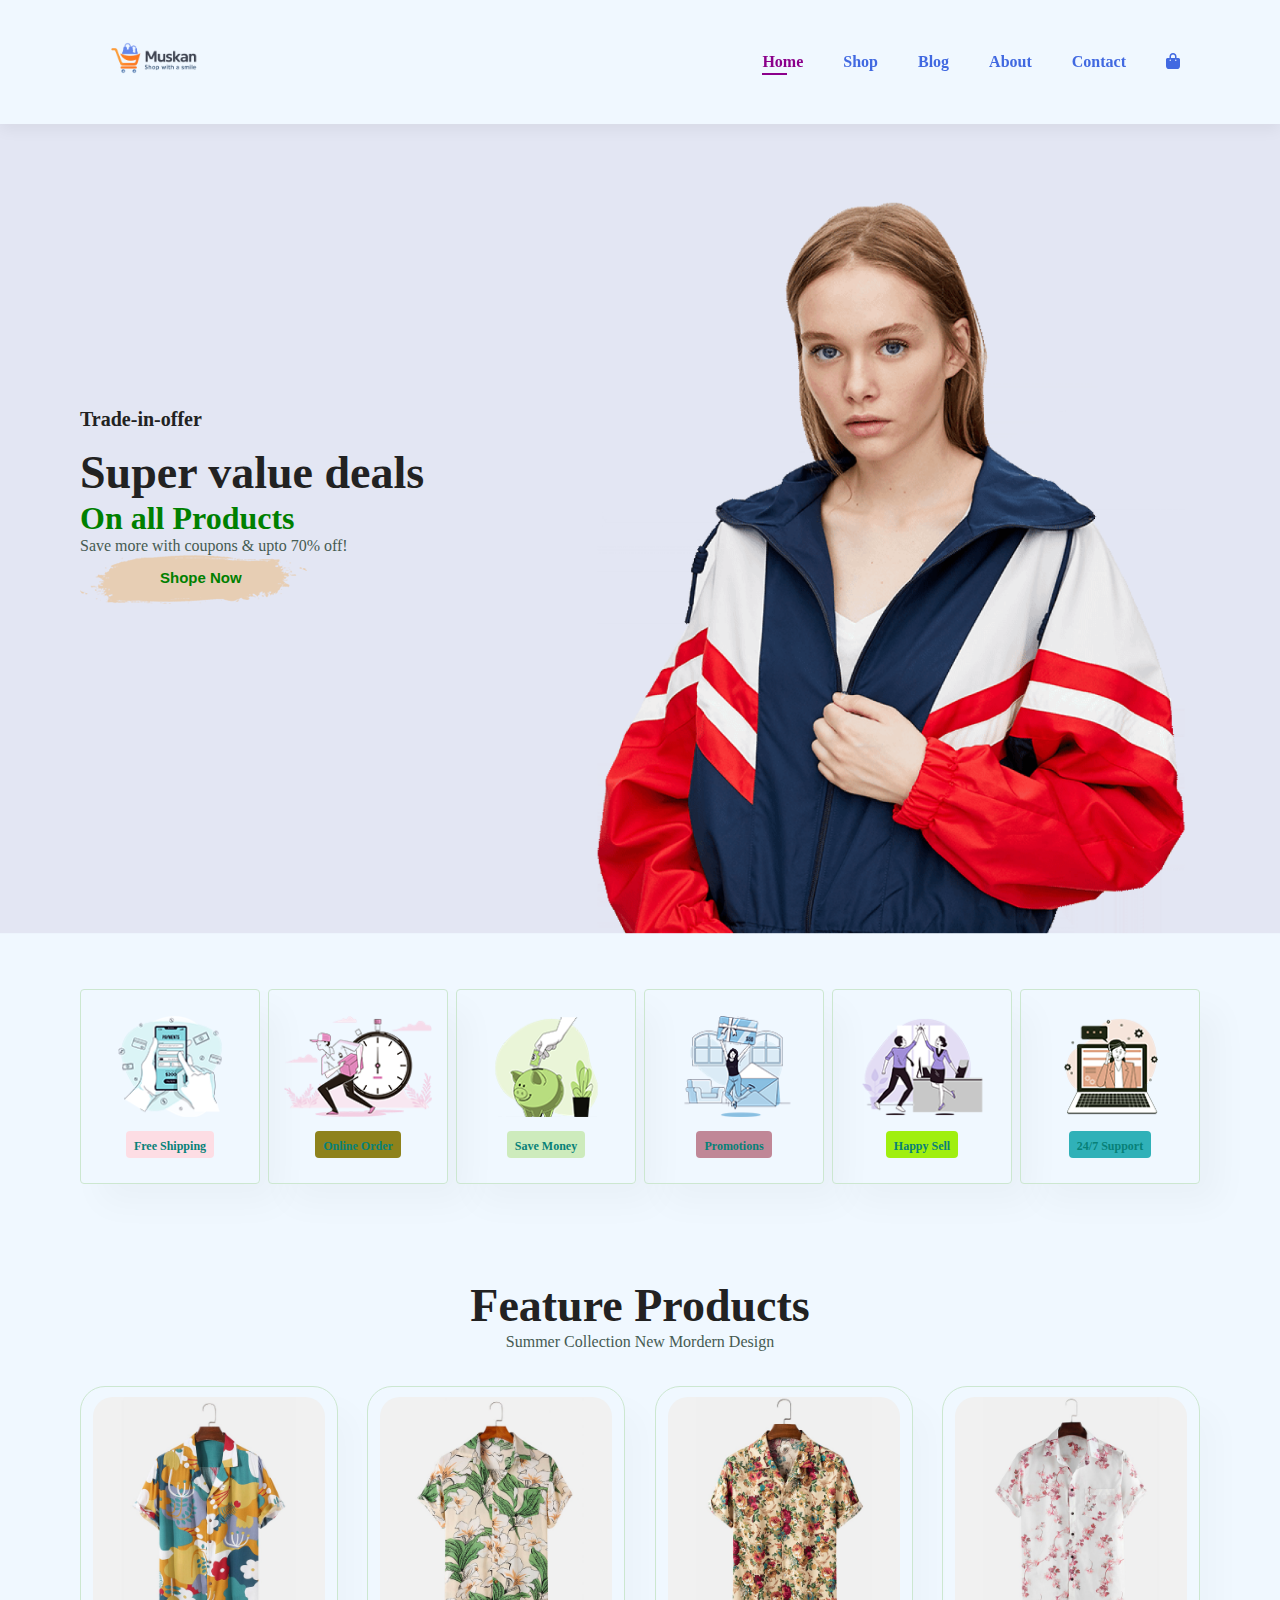
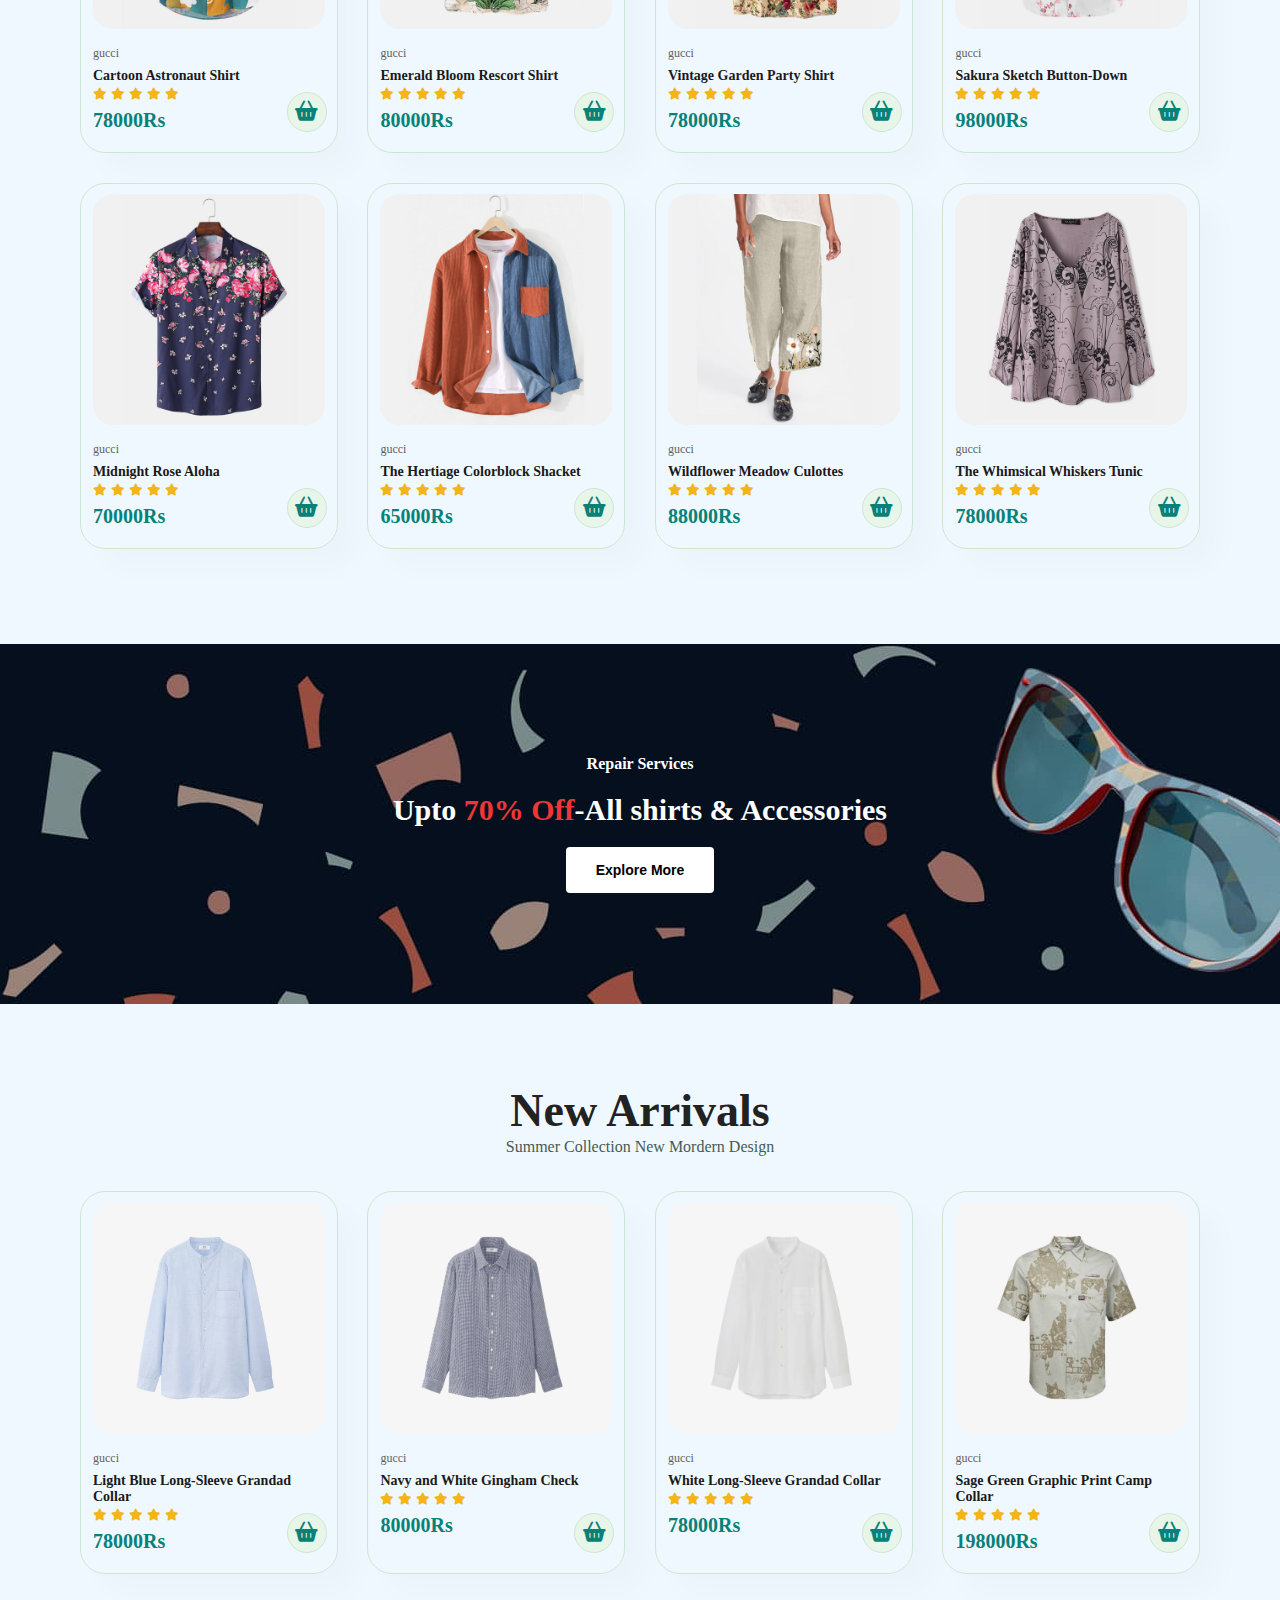
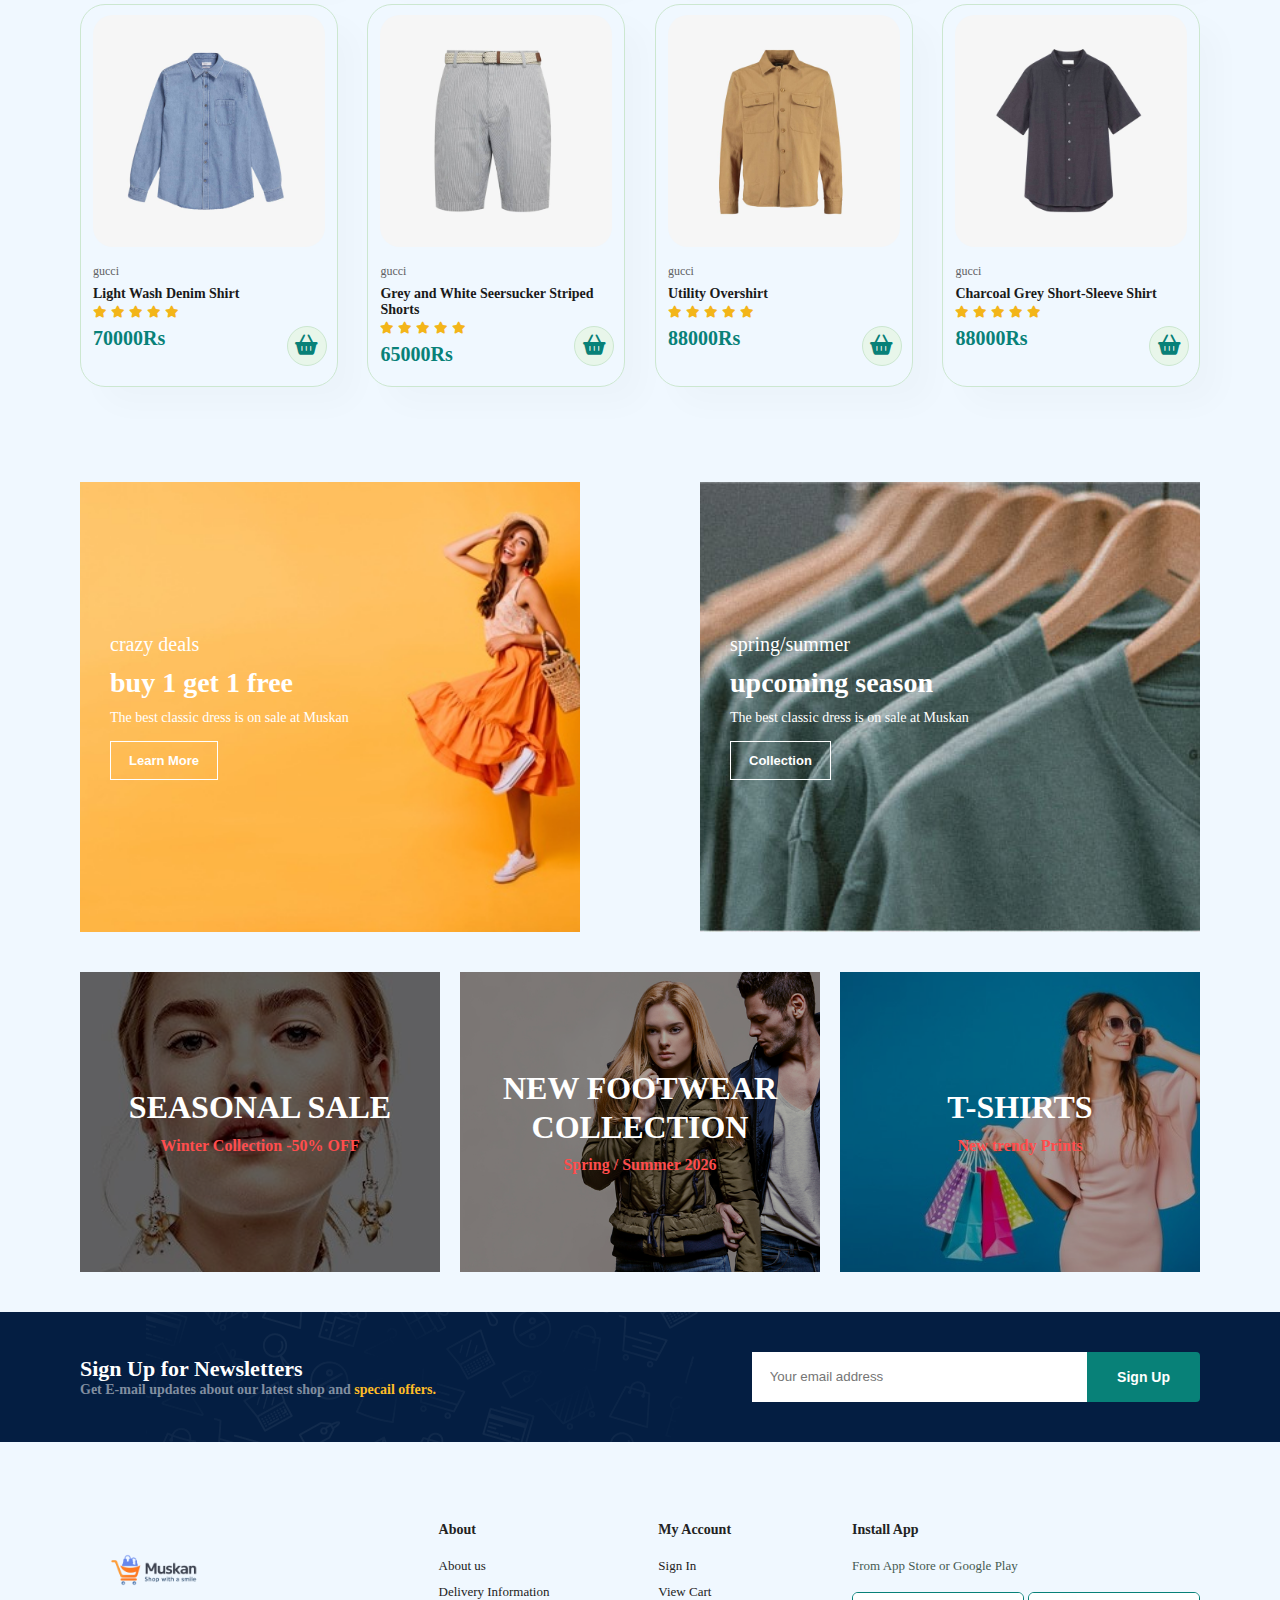
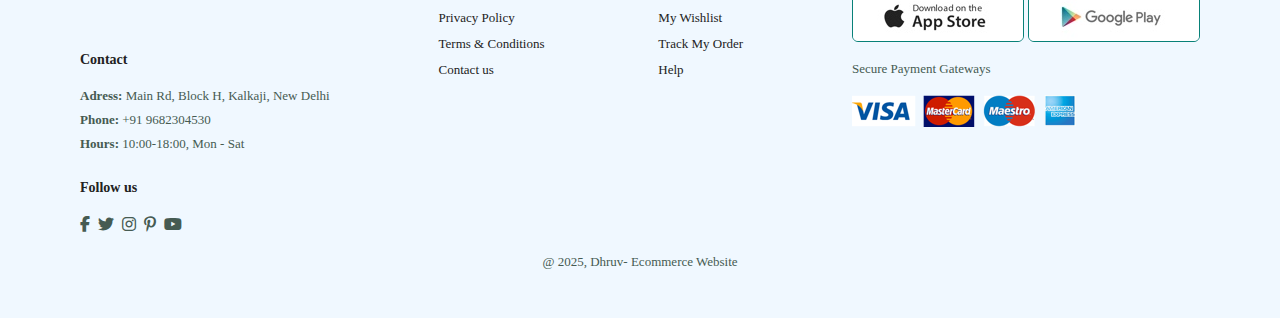
<file: index.html>
<!DOCTYPE html>
<html lang="en">
<head>
    <meta charset="UTF-8">
    <meta http-equiv="X-UA-Compatible" content="IE=edge">
    <meta name="viewport" content="width=device-width, initial-scale=1.0">
    <title>Ecommerce Website</title>
 <link
  rel="stylesheet"
  href="https://cdnjs.cloudflare.com/ajax/libs/font-awesome/6.5.1/css/all.min.css"
/>

    <link rel="stylesheet" href="style.css">
</head>
<body>
    
    <section id="header">
        <a href="#"><img src="image/muskan-logo.png" class="logo" alt=""></a>
        <div>
            <ul id="navbar">
                <li><a class="active" href="index.html">Home</a></li>
                <li><a href="shop.html">Shop</a></li>
                <li><a href="blog.html">Blog</a></li>
                <li><a href="about.html">About</a></li>
                <li><a href="contact.html">Contact</a></li>
                <li id="lg-bag"><a href="cart.html"><i class="fa-solid fa-bag-shopping"></i></a></li>
                <a href="#" id="close"><i class="fas fa-times"></i></a>          
            </ul>
        </div>
        <div id="mobile">
            <a href="cart.html"><i class="fa-solid fa-bag-shopping"></i></a>
             <i id="bar" class="fas fa-outdent"></i>
        </div>
    </section>


    <section id="model">
        <h4>Trade-in-offer</h4>
        <h2>Super value deals</h2>
        <h1>On all Products</h1>
        <p>Save more with coupons & upto 70% off!</p>
        <button>Shope Now</button>
    </section>

<section id="feature" class="section-p1">
    <div class="fe-box">
        <img src="image/features/f1.png" alt="">
        <h6>Free Shipping</h6>
    </div>
    <div class="fe-box">
        <img src="image/features/f2.png" alt="">
        <h6>Online Order</h6>
    </div>
    <div class="fe-box">
        <img src="image/features/f3.png" alt="">
        <h6>Save Money</h6>
    </div>
    <div class="fe-box">
        <img src="image/features/f4.png" alt="">
        <h6>Promotions</h6>
    </div>
    <div class="fe-box">
        <img src="image/features/f5.png" alt="">
        <h6>Happy Sell</h6>
    </div>
    <div class="fe-box">
        <img src="image/features/f6.png" alt="">
        <h6> 24/7 Support</h6>
    </div>
</section>

<section id="product1" class="section-p1">
    <h2>Feature Products</h2>
    <p>Summer Collection New Mordern Design</p>
     <div class="pro-container">
       <div class="pro">
        <img src="image/products/f1.jpg" alt="">
           <div class="des">
            <span>gucci</span>
            <h5>Cartoon Astronaut Shirt</h5>
            <div class="star">
                <i class="fa-solid fa-star"></i>
                <i class="fa-solid fa-star"></i>
                <i class="fa-solid fa-star"></i>
                <i class="fa-solid fa-star"></i>
                <i class="fa-solid fa-star"></i>
            </div>
            <h4>78000Rs</h4>
           </div>
           <a href="#" class="cart"><i class="fa-solid fa-basket-shopping"></i></a>
       </div>
       <div class="pro">
        <img src="image/products/f2.jpg" alt="">
           <div class="des">
            <span>gucci</span>
            <h5>Emerald Bloom Rescort Shirt</h5>
            <div class="star">
                <i class="fas fa-star"></i>
                <i class="fas fa-star"></i>
                <i class="fas fa-star"></i>
                <i class="fas fa-star"></i>
                <i class="fas fa-star"></i>
            </div>
            <h4>80000Rs</h4>
           </div>
            <a href="#" class="cart"><i class="fa-solid fa-basket-shopping"></i></a>
       </div>
       <div class="pro">
        <img src="image/products/f3.jpg" alt="">
           <div class="des">
            <span>gucci</span>
            <h5>Vintage Garden Party Shirt</h5>
            <div class="star">
                <i class="fas fa-star"></i>
                <i class="fas fa-star"></i>
                <i class="fas fa-star"></i>
                <i class="fas fa-star"></i>
                <i class="fas fa-star"></i>
            </div>
            <h4>78000Rs</h4>
           </div>
            <a href="#" class="cart"><i class="fa-solid fa-basket-shopping"></i></a>
       </div>
       <div class="pro">
        <img src="image/products/f4.jpg" alt="">
           <div class="des">
            <span>gucci</span>
            <h5>Sakura Sketch Button-Down</h5>
            <div class="star">
                <i class="fas fa-star"></i>
                <i class="fas fa-star"></i>
                <i class="fas fa-star"></i>
                <i class="fas fa-star"></i>
                <i class="fas fa-star"></i>
            </div>
            <h4>98000Rs</h4>
           </div>
            <a href="#" class="cart"><i class="fa-solid fa-basket-shopping"></i></a>
       </div>
       <div class="pro">
        <img src="image/products/f5.jpg" alt="">
           <div class="des">
            <span>gucci</span>
            <h5>Midnight Rose Aloha</h5>
            <div class="star">
                <i class="fas fa-star"></i>
                <i class="fas fa-star"></i>
                <i class="fas fa-star"></i>
                <i class="fas fa-star"></i>
                <i class="fas fa-star"></i>
            </div>
            <h4>70000Rs</h4>
           </div>
            <a href="#" class="cart"><i class="fa-solid fa-basket-shopping"></i></a>
       </div>
       <div class="pro">
        <img src="image/products/f6.jpg" alt="">
           <div class="des">
            <span>gucci</span>
            <h5>The Hertiage Colorblock Shacket</h5>
            <div class="star">
                <i class="fas fa-star"></i>
                <i class="fas fa-star"></i>
                <i class="fas fa-star"></i>
                <i class="fas fa-star"></i>
                <i class="fas fa-star"></i>
            </div>
            <h4>65000Rs</h4>
           </div>
            <a href="#" class="cart"><i class="fa-solid fa-basket-shopping"></i></a>
       </div>
       <div class="pro">
        <img src="image/products/f7.jpg" alt="">
           <div class="des">
            <span>gucci</span>
            <h5>Wildflower Meadow Culottes</h5>
            <div class="star">
                <i class="fas fa-star"></i>
                <i class="fas fa-star"></i>
                <i class="fas fa-star"></i>
                <i class="fas fa-star"></i>
                <i class="fas fa-star"></i>
            </div>
            <h4>88000Rs</h4>
           </div>
            <a href="#" class="cart"><i class="fa-solid fa-basket-shopping"></i></a>
       </div>
       <div class="pro">
        <img src="image/products/f8.jpg" alt="">
           <div class="des">
            <span>gucci</span>
            <h5>The Whimsical Whiskers Tunic</h5>
            <div class="star">
                <i class="fas fa-star"></i>
                <i class="fas fa-star"></i>
                <i class="fas fa-star"></i>
                <i class="fas fa-star"></i>
                <i class="fas fa-star"></i>
            </div>
            <h4>78000Rs</h4>
           </div>
           <a href="#" class="cart"><i class="fa-solid fa-basket-shopping"></i></a>
       </div>
       
     </div>
</section>

<section id="banner" class="sectiom-m1">
    <h4>Repair Services</h4>
    <h2>Upto <span>70% Off</span>-All shirts & Accessories</h2>
    <button class="normal">Explore More</button>
</section>

<section id="product1" class="section-p1">
    <h2>New Arrivals</h2>
    <p>Summer Collection New Mordern Design</p>
     <div class="pro-container">
       <div class="pro">
        <img src="image/products/n1.jpg" alt="">
           <div class="des">
            <span>gucci</span>
            <h5>Light Blue Long-Sleeve Grandad Collar</h5>
            <div class="star">
                <i class="fas fa-star"></i>
                <i class="fas fa-star"></i>
                <i class="fas fa-star"></i>
                <i class="fas fa-star"></i>
                <i class="fas fa-star"></i>
            </div>
            <h4>78000Rs</h4>
           </div>
            <a href="#" class="cart"><i class="fa-solid fa-basket-shopping"></i></a>
       </div>
       <div class="pro">
        <img src="image/products/n2.jpg" alt="">
           <div class="des">
            <span>gucci</span>
            <h5>Navy and White Gingham Check</h5>
            <div class="star">
                <i class="fas fa-star"></i>
                <i class="fas fa-star"></i>
                <i class="fas fa-star"></i>
                <i class="fas fa-star"></i>
                <i class="fas fa-star"></i>
            </div>
            <h4>80000Rs</h4>
           </div>
            <a href="#" class="cart"><i class="fa-solid fa-basket-shopping"></i></a>
       </div>
       <div class="pro">
        <img src="image/products/n3.jpg" alt="">
           <div class="des">
            <span>gucci</span>
            <h5>White Long-Sleeve Grandad Collar</h5>
            <div class="star">
                <i class="fas fa-star"></i>
                <i class="fas fa-star"></i>
                <i class="fas fa-star"></i>
                <i class="fas fa-star"></i>
                <i class="fas fa-star"></i>
            </div>
            <h4>78000Rs</h4>
           </div>
            <a href="#" class="cart"><i class="fa-solid fa-basket-shopping"></i></a>
       </div>
       <div class="pro">
        <img src="image/products/n4.jpg" alt="">
           <div class="des">
            <span>gucci</span>
            <h5>Sage Green Graphic Print Camp Collar</h5>
            <div class="star">
                <i class="fas fa-star"></i>
                <i class="fas fa-star"></i>
                <i class="fas fa-star"></i>
                <i class="fas fa-star"></i>
                <i class="fas fa-star"></i>
            </div>
            <h4>198000Rs</h4>
           </div>
            <a href="#" class="cart"><i class="fa-solid fa-basket-shopping"></i></a>
       </div>
       <div class="pro">
        <img src="image/products/n5.jpg" alt="">
           <div class="des">
            <span>gucci</span>
            <h5>Light Wash Denim Shirt</h5>
            <div class="star">
                <i class="fas fa-star"></i>
                <i class="fas fa-star"></i>
                <i class="fas fa-star"></i>
                <i class="fas fa-star"></i>
                <i class="fas fa-star"></i>
            </div>
            <h4>70000Rs</h4>
           </div>
            <a href="#" class="cart"><i class="fa-solid fa-basket-shopping"></i></a>
       </div>
       <div class="pro">
        <img src="image/products/n6.jpg" alt="">
           <div class="des">
            <span>gucci</span>
            <h5>Grey and White Seersucker Striped Shorts</h5>
            <div class="star">
                <i class="fas fa-star"></i>
                <i class="fas fa-star"></i>
                <i class="fas fa-star"></i>
                <i class="fas fa-star"></i>
                <i class="fas fa-star"></i>
            </div>
            <h4>65000Rs</h4>
           </div>
            <a href="#" class="cart"><i class="fa-solid fa-basket-shopping"></i></a>
       </div>
       <div class="pro">
        <img src="image/products/n7.jpg" alt="">
           <div class="des">
            <span>gucci</span>
            <h5>Utility Overshirt</h5>
            <div class="star">
                <i class="fas fa-star"></i>
                <i class="fas fa-star"></i>
                <i class="fas fa-star"></i>
                <i class="fas fa-star"></i>
                <i class="fas fa-star"></i>
            </div>
            <h4>88000Rs</h4>
           </div>
            <a href="#" class="cart"><i class="fa-solid fa-basket-shopping"></i></a>
       </div>
       <div class="pro">
        <img src="image/products/n8.jpg" alt="">
           <div class="des">
            <span>gucci</span>
            <h5>Charcoal Grey Short-Sleeve Shirt</h5>
            <div class="star">
                <i class="fas fa-star"></i>
                <i class="fas fa-star"></i>
                <i class="fas fa-star"></i>
                <i class="fas fa-star"></i>
                <i class="fas fa-star"></i>
            </div>
            <h4>88000Rs</h4>
           </div>
           <a href="#" class="cart"><i class="fa-solid fa-basket-shopping"></i></a>
       </div>
       
     </div>
</section>

<section id="sm-banner" class="section-p1">
    <div class="banner-box">
        <h4> crazy deals</h4>
        <h2>buy 1 get 1 free</h2>
        <span>The best classic dress is on sale at Muskan</span>
        <button class="white">Learn More</button>
    </div>
 <div class="banner-box banner-box2">
        <h4>spring/summer</h4>
        <h2>upcoming season</h2>
        <span>The best classic dress is on sale at Muskan</span>
        <button class="white">Collection</button>
    </div>
</section>

<section id="banner3">
     <div class="banner-box">        
        <h2>SEASONAL SALE</h2>
        <h3>Winter Collection -50% OFF</h3>      
    </div>
     <div class="banner-box banner-box2">        
        <h2>NEW FOOTWEAR COLLECTION</h2>
        <h3>Spring / Summer 2026</h3>      
    </div>
     <div class="banner-box banner-box3">        
        <h2>T-SHIRTS</h2>
        <h3>New trendy Prints</h3>      
    </div>
</section>  
    <section id="newsletter" class="section-p1 sectiom-m1">
        <div class="newstext">
           <h4> Sign Up for Newsletters</h4> 
           <p>Get E-mail updates about our latest shop and <span>specail offers.</span></p>
        </div>
      <div class="form">
        <input type="text" placeholder="Your email address">
        <button class="normal">Sign Up</button>
      </div>
    </section>

 <footer class="section-p1">
    <div class="col">
        <img class="logo" src="image/muskan-logo.png" alt=""  width="180">
        <h4>Contact</h4>
        <p><strong>Adress:</strong> Main Rd, Block H, Kalkaji, New Delhi</p>
        <p><strong>Phone:</strong> +91 9682304530</p>
        <p><strong>Hours:</strong> 10:00-18:00, Mon - Sat</p>
        <div class="follow">
            <h4>Follow us</h4>
            <div class="icon">
                <i class="fab fa-facebook-f"></i>
                <i class="fab fa-twitter"></i>
                <i class="fab fa-instagram"></i>
                <i class="fab fa-pinterest-p"></i>
                <i class="fab fa-youtube"></i>
            </div>
        </div>
    </div>
    <div class="col">
     <h4>About</h4>
     <a href="#">About us</a>
     <a href="#">Delivery Information</a>
     <a href="#">Privacy Policy</a>
     <a href="#">Terms & Conditions</a>
     <a href="#">Contact us</a>
    </div>
    <div class="col">
     <h4>My Account</h4>
     <a href="#">Sign In</a>
     <a href="#">View Cart</a>
     <a href="#">My Wishlist</a>
     <a href="#">Track My Order</a>
     <a href="#">Help</a>
    </div>
    <div class="col install">
       <h4>Install App</h4>
       <p>From App Store or Google Play</p>
       <div class="row">
        <img src="image/Pay/app.jpg" alt="">
        <img src="image/Pay/play.jpg" alt="">
       </div>
       <p>Secure Payment Gateways </p>
       <img src="image/Pay/pay.png" alt="">
    </div>

    <div class="copyright">
        <p>@ 2025, Dhruv- Ecommerce Website</p>
    </div>
 </footer>

<script src="script.js"></script>    
</body>
</html>
</file>
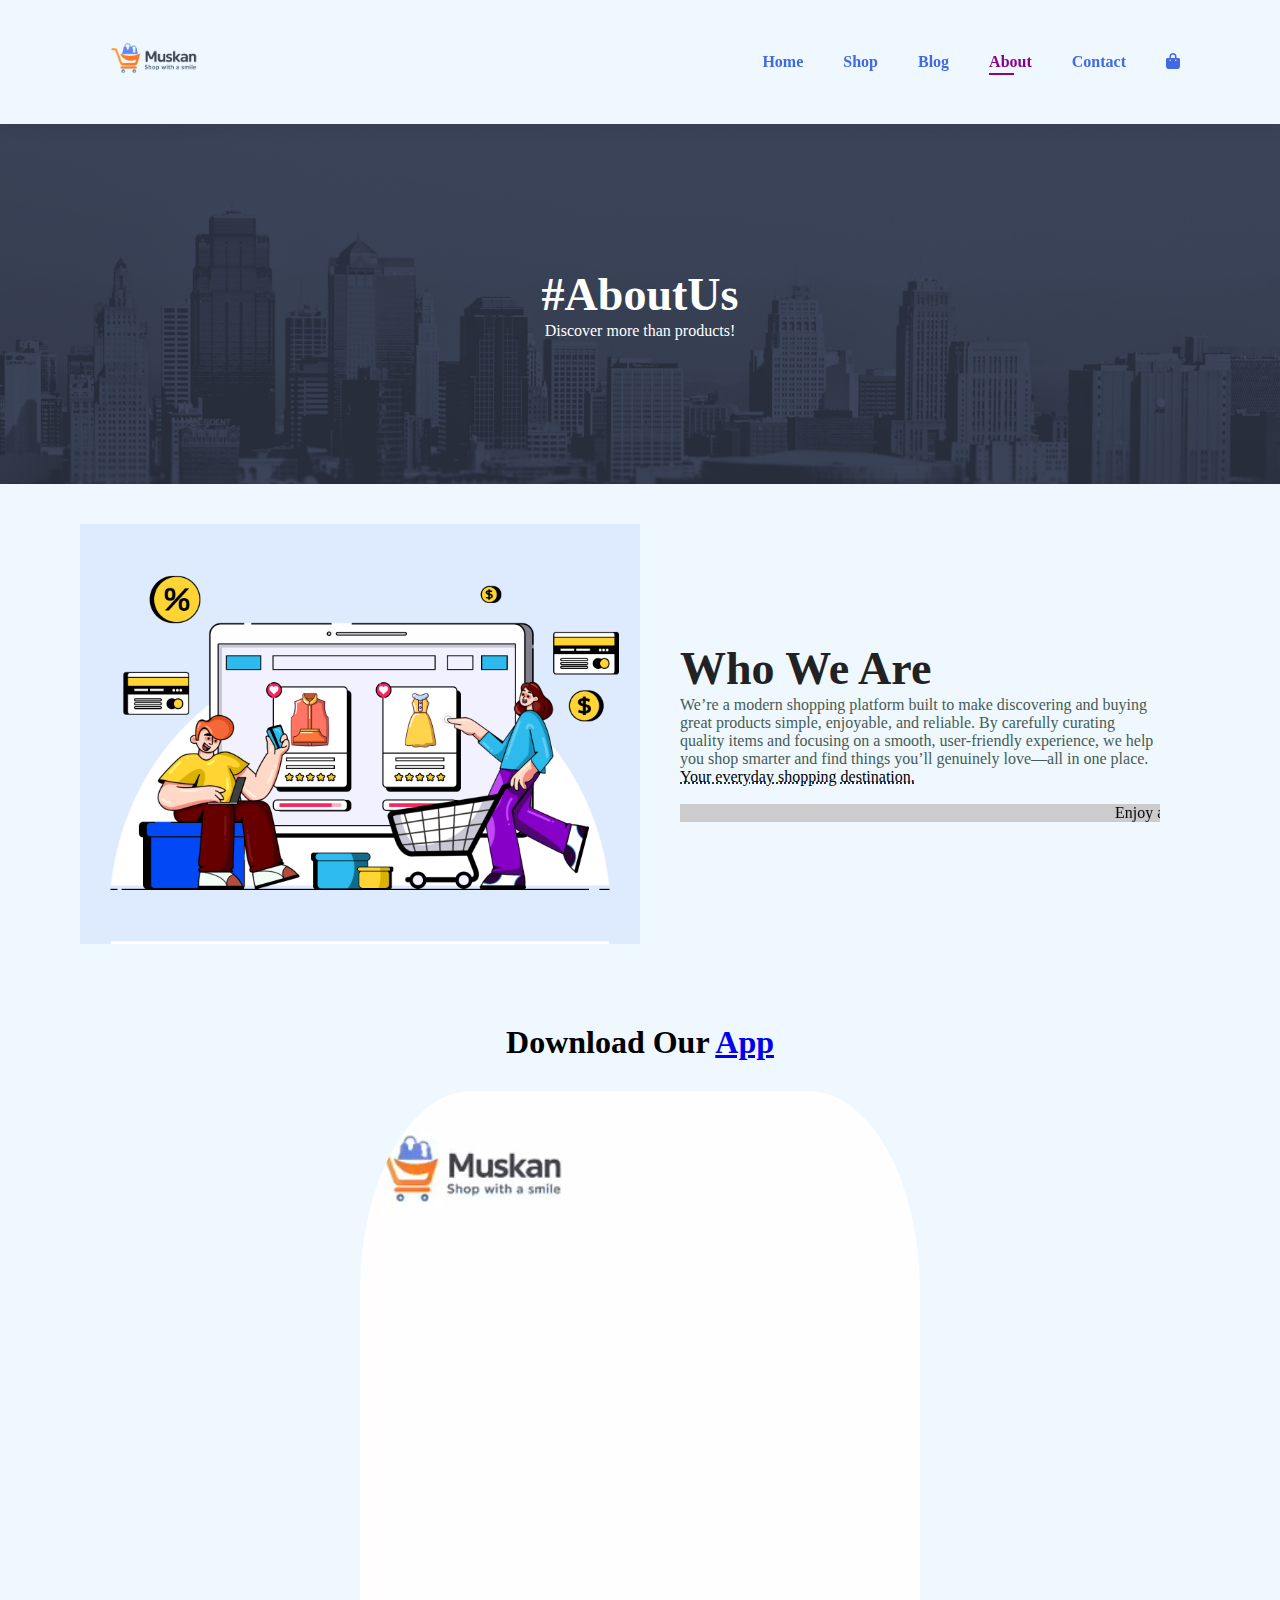
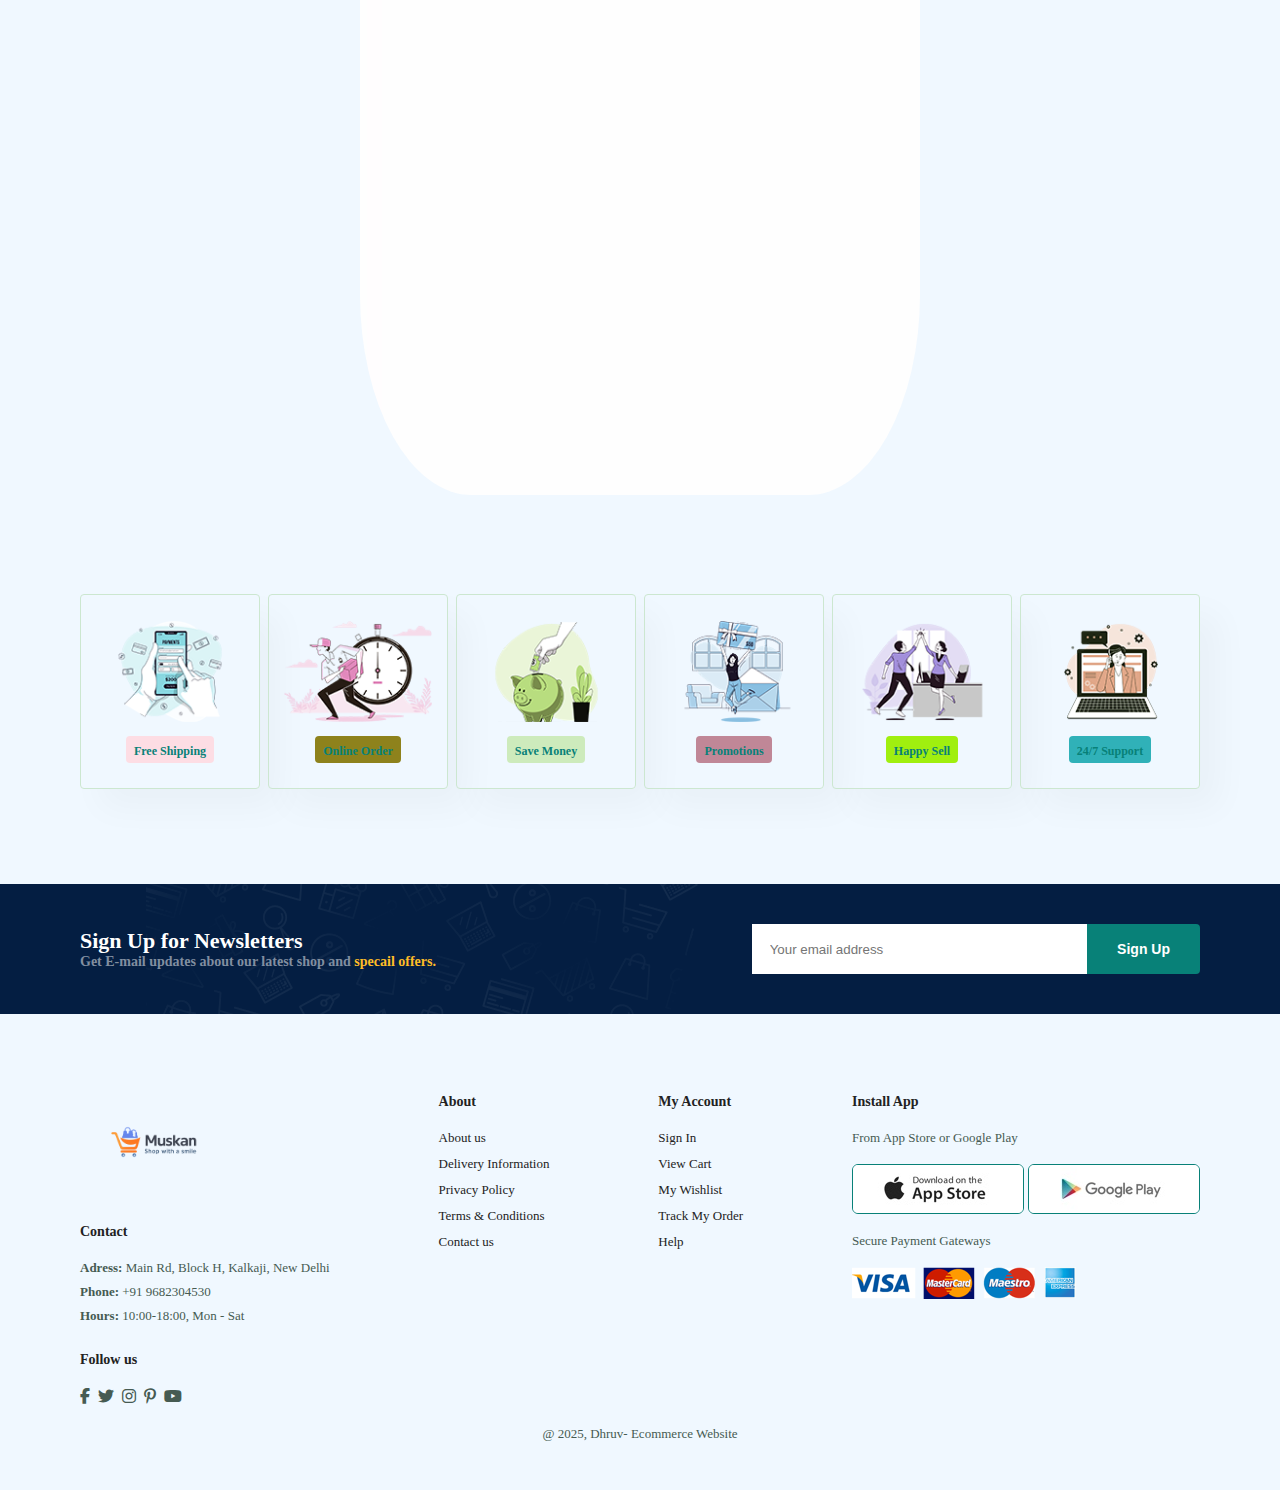
<file: about.html>
<!DOCTYPE html>
<html lang="en">
<head>
    <meta charset="UTF-8">
    <meta http-equiv="X-UA-Compatible" content="IE=edge">
    <meta name="viewport" content="width=device-width, initial-scale=1.0">
    <title>Ecommerce Website</title>
 <link
  rel="stylesheet"
  href="https://cdnjs.cloudflare.com/ajax/libs/font-awesome/6.5.1/css/all.min.css"
/>

    <link rel="stylesheet" href="style.css">
</head>
<body>
    
    <section id="header">
        <a href="#"><img src="image/muskan-logo.png" class="logo" alt=""></a>
        <div>
            <ul id="navbar">
                <li><a  href="index.html">Home</a></li>
                <li><a href="shop.html">Shop</a></li>
                <li><a href="blog.html">Blog</a></li>
                <li><a class="active" href="about.html">About</a></li>
                <li><a href="contact.html">Contact</a></li>
                <li id="lg-bag"><a href="cart.html"><i class="fa-solid fa-bag-shopping"></i></a></li>
                <a href="#" id="close"><i class="fas fa-times"></i></a>          
            </ul>
        </div>
        <div id="mobile">
            <a href="cart.html"><i class="fa-solid fa-bag-shopping"></i></a>
             <i id="bar" class="fas fa-outdent"></i>
        </div>
    </section>


    <section id="page-header" class="about-header">
        
        <h2>#AboutUs</h2>
        
        <p>Discover more than products!</p>
       
    </section>

    <section id="about-head" class="section-p1">
        <img src="image/about/a6.jpg" alt="">
        <div>
            <h2>Who We Are </h2>
            <p>We’re a modern shopping platform built to make discovering and buying great products simple, enjoyable, and reliable. By carefully curating quality items and focusing on a smooth, user-friendly experience, we help you shop smarter and find things you’ll genuinely love—all in one place.</p>

            <abbr title="">Your everyday shopping destination.</abbr>       
             <br><br>

             <marquee bgcolor="#ccc" loop="-1" scrollamount="5" width="100%">Enjoy a seamless shopping experience built around convenience and trust.</marquee>
        </div>
    </section>
 
<section id="about-app" class="section-p1">
    <h1>Download Our <a href="#">App</a></h1>
    <div class="video">
        <video autoplay muted loop src="image/about/2.mp4"></video>
    </div>
</section> 

<section id="feature" class="section-p1">
    <div class="fe-box">
        <img src="image/features/f1.png" alt="">
        <h6>Free Shipping</h6>
    </div>
    <div class="fe-box">
        <img src="image/features/f2.png" alt="">
        <h6>Online Order</h6>
    </div>
    <div class="fe-box">
        <img src="image/features/f3.png" alt="">
        <h6>Save Money</h6>
    </div>
    <div class="fe-box">
        <img src="image/features/f4.png" alt="">
        <h6>Promotions</h6>
    </div>
    <div class="fe-box">
        <img src="image/features/f5.png" alt="">
        <h6>Happy Sell</h6>
    </div>
    <div class="fe-box">
        <img src="image/features/f6.png" alt="">
        <h6> 24/7 Support</h6>
    </div>
</section>

 <section id="newsletter" class="section-p1 sectiom-m1">
        <div class="newstext">
           <h4> Sign Up for Newsletters</h4> 
           <p>Get E-mail updates about our latest shop and <span>specail offers.</span></p>
        </div>
      <div class="form">
        <input type="text" placeholder="Your email address">
        <button class="normal">Sign Up</button>
      </div>
    </section>
 <footer class="section-p1">
    <div class="col">
        <img class="logo" src="image/muskan-logo.png" alt=""  width="180">
        <h4>Contact</h4>
        <p><strong>Adress:</strong> Main Rd, Block H, Kalkaji, New Delhi</p>
        <p><strong>Phone:</strong> +91 9682304530</p>
        <p><strong>Hours:</strong> 10:00-18:00, Mon - Sat</p>
        <div class="follow">
            <h4>Follow us</h4>
            <div class="icon">
                <i class="fab fa-facebook-f"></i>
                <i class="fab fa-twitter"></i>
                <i class="fab fa-instagram"></i>
                <i class="fab fa-pinterest-p"></i>
                <i class="fab fa-youtube"></i>
            </div>
        </div>
    </div>
    <div class="col">
     <h4>About</h4>
     <a href="#">About us</a>
     <a href="#">Delivery Information</a>
     <a href="#">Privacy Policy</a>
     <a href="#">Terms & Conditions</a>
     <a href="#">Contact us</a>
    </div>
    <div class="col">
     <h4>My Account</h4>
     <a href="#">Sign In</a>
     <a href="#">View Cart</a>
     <a href="#">My Wishlist</a>
     <a href="#">Track My Order</a>
     <a href="#">Help</a>
    </div>
    <div class="col install">
       <h4>Install App</h4>
       <p>From App Store or Google Play</p>
       <div class="row">
        <img src="image/Pay/app.jpg" alt="">
        <img src="image/Pay/play.jpg" alt="">
       </div>
       <p>Secure Payment Gateways </p>
       <img src="image/Pay/pay.png" alt="">
    </div>

    <div class="copyright">
        <p>@ 2025, Dhruv- Ecommerce Website</p>
    </div>
 </footer>

<script src="script.js"></script>    
</body>
</html>
</file>
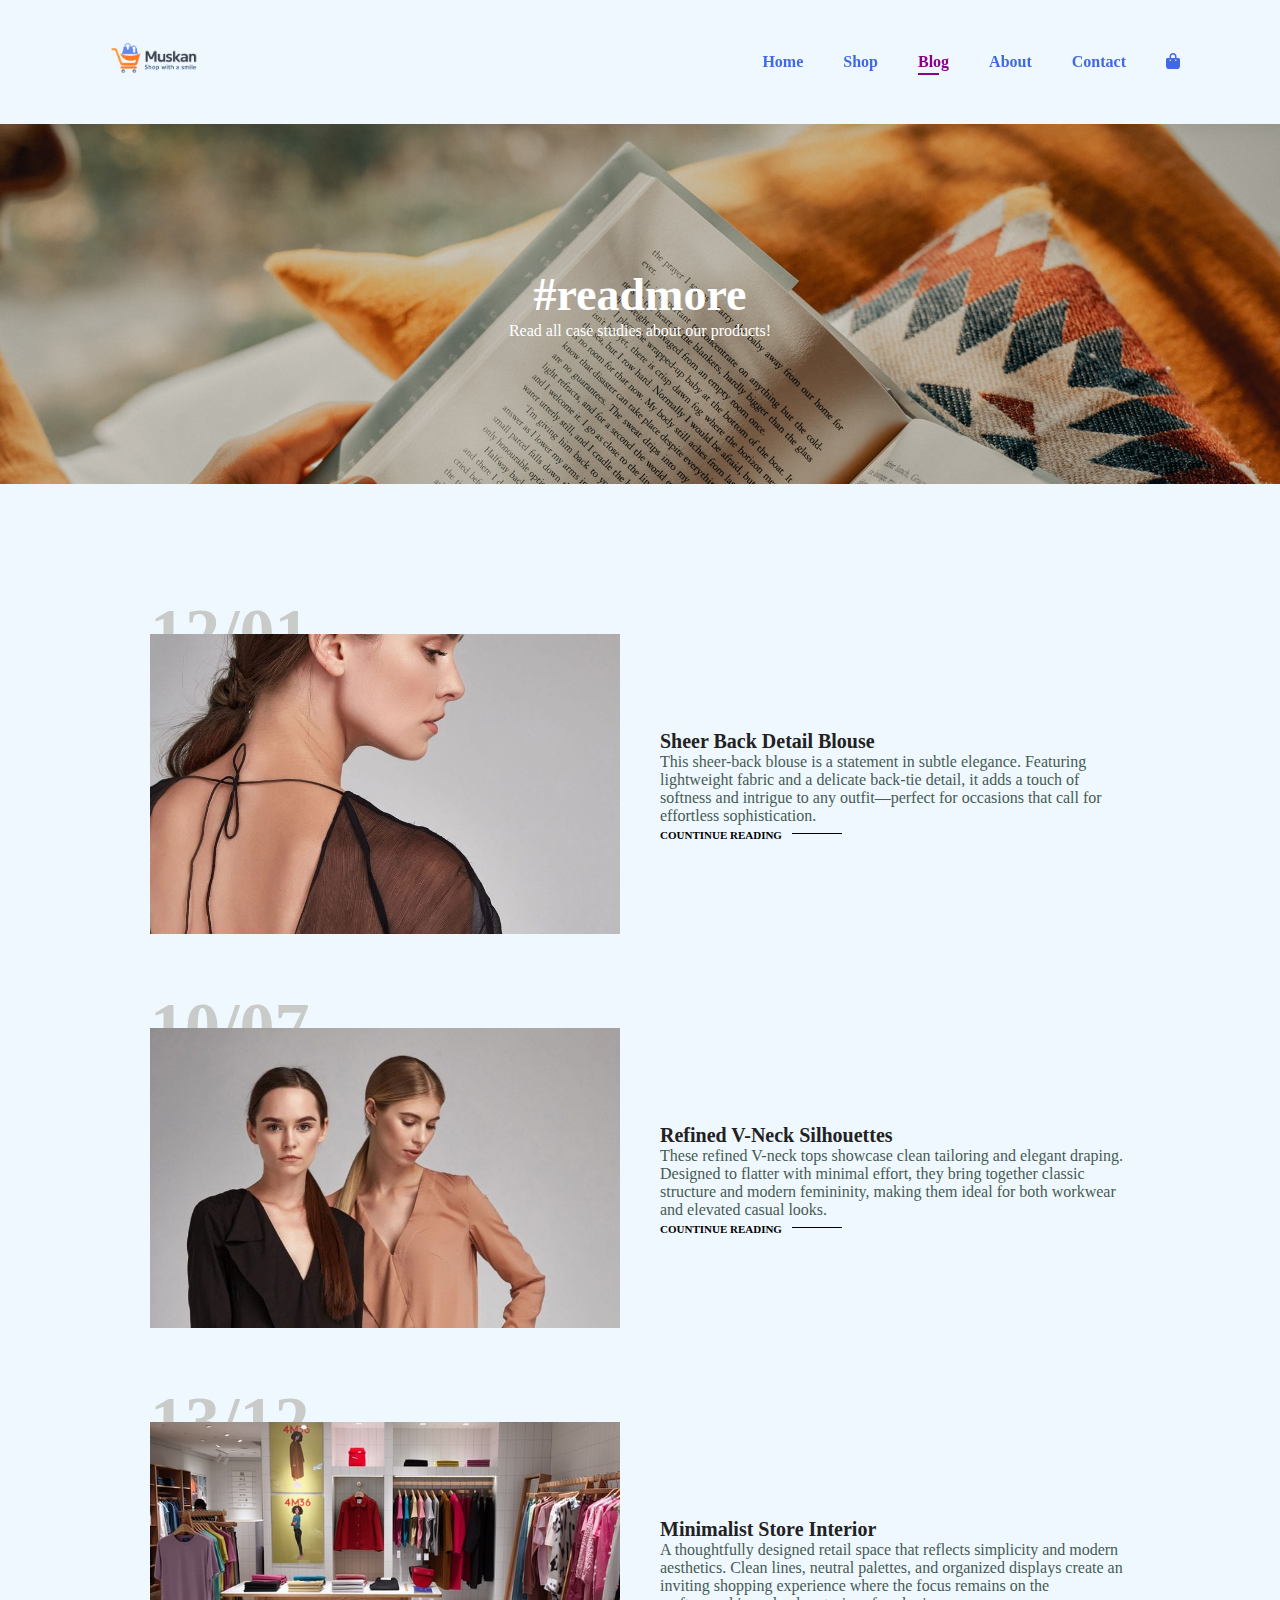
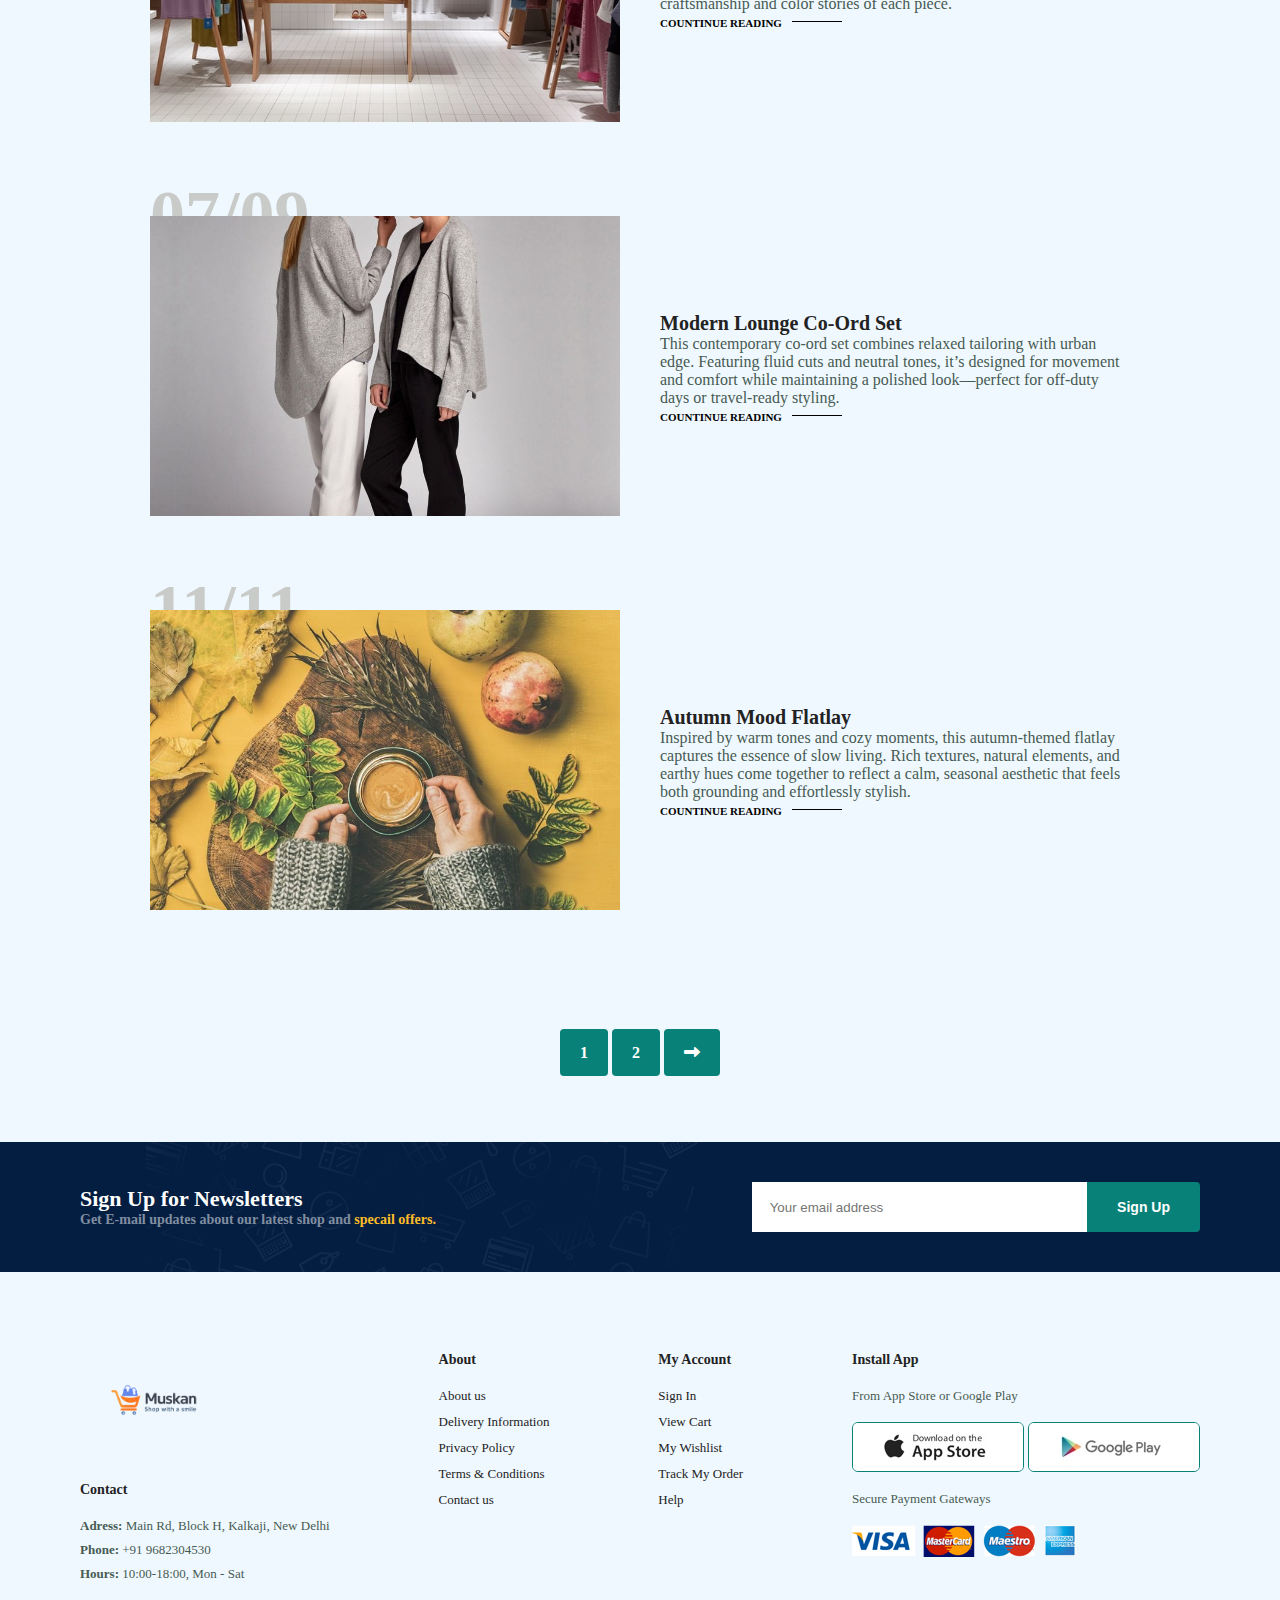
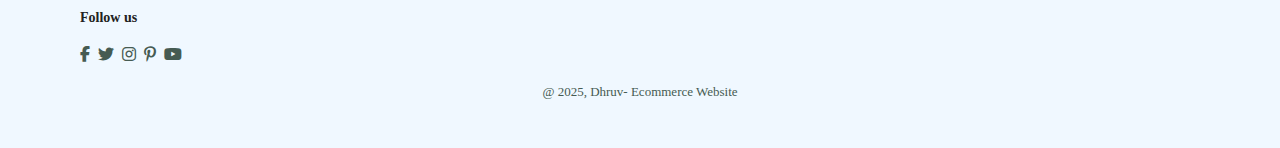
<file: blog.html>
<!DOCTYPE html>
<html lang="en">
<head>
    <meta charset="UTF-8">
    <meta http-equiv="X-UA-Compatible" content="IE=edge">
    <meta name="viewport" content="width=device-width, initial-scale=1.0">
    <title>Ecommerce Website</title>
 <link
  rel="stylesheet"
  href="https://cdnjs.cloudflare.com/ajax/libs/font-awesome/6.5.1/css/all.min.css"
/>

    <link rel="stylesheet" href="style.css">
</head>
<body>
    
    <section id="header">
        <a href="#"><img src="image/muskan-logo.png" class="logo" alt=""></a>
        <div>
            <ul id="navbar">
                <li><a  href="index.html">Home</a></li>
                <li><a href="shop.html">Shop</a></li>
                <li><a class="active" href="blog.html">Blog</a></li>
                <li><a href="about.html">About</a></li>
                <li><a href="contact.html">Contact</a></li>
                <li id="lg-bag"><a href="cart.html"><i class="fa-solid fa-bag-shopping"></i></a></li>
                <a href="#" id="close"><i class="fas fa-times"></i></a>          
            </ul>
        </div>
        <div id="mobile">
            <a href="cart.html"><i class="fa-solid fa-bag-shopping"></i></a>
             <i id="bar" class="fas fa-outdent"></i>
        </div>
    </section>


    <section id="page-header" class="blog-header">
        
        <h2>#readmore</h2>
        
        <p>Read all case studies about our products!</p>
       
    </section>

 <section id="blog">
    <div class="blog-box">
        <div class="blog-img">
            <img src="image/blog/b1 (1).jpg" alt="">
        </div>
        <div class="bolg-details">
            <h4>Sheer Back Detail Blouse</h4>
            <p>This sheer-back blouse is a statement in subtle elegance. Featuring lightweight fabric and a delicate back-tie detail, it adds a touch of softness and intrigue to any outfit—perfect for occasions that call for effortless sophistication.</p>
            <a href="#">COUNTINUE READING</a>
        </div>
        <h1>12/01</h1>
    </div>
    <div class="blog-box">
        <div class="blog-img">
            <img src="image/blog/b2 (1).jpg" alt="">
        </div>
        <div class="bolg-details">
            <h4>Refined V-Neck Silhouettes</h4>
            <p>These refined V-neck tops showcase clean tailoring and elegant draping. Designed to flatter with minimal effort, they bring together classic structure and modern femininity, making them ideal for both workwear and elevated casual looks.</p>
            <a href="#">COUNTINUE READING</a>
        </div>
        <h1>10/07</h1>
    </div>
    <div class="blog-box">
        <div class="blog-img">
            <img src="image/blog/b3.jpg" alt="">
        </div>
        <div class="bolg-details">
            <h4>Minimalist Store Interior</h4>
            <p>A thoughtfully designed retail space that reflects simplicity and modern aesthetics. Clean lines, neutral palettes, and organized displays create an inviting shopping experience where the focus remains on the craftsmanship and color stories of each piece.</p>
            <a href="#">COUNTINUE READING</a>
        </div>
        <h1>13/12</h1>
    </div>
    <div class="blog-box">
        <div class="blog-img">
            <img src="image/blog/b4 (1).jpg" alt="">
        </div>
        <div class="bolg-details">
            <h4>Modern Lounge Co-Ord Set</h4>
            <p>This contemporary co-ord set combines relaxed tailoring with urban edge. Featuring fluid cuts and neutral tones, it’s designed for movement and comfort while maintaining a polished look—perfect for off-duty days or travel-ready styling.</p>
            <a href="#">COUNTINUE READING</a>
        </div>
        <h1>07/09</h1>
    </div>
    <div class="blog-box">
        <div class="blog-img">
            <img src="image/blog/b6.jpg" alt="">
        </div>
         <div class="bolg-details">
            <h4>Autumn Mood Flatlay</h4>
            <p>Inspired by warm tones and cozy moments, this autumn-themed flatlay captures the essence of slow living. Rich textures, natural elements, and earthy hues come together to reflect a calm, seasonal aesthetic that feels both grounding and effortlessly stylish.</p>
            <a href="#">COUNTINUE READING</a>
        </div>
        <h1>11/11</h1>
        

    </div>
 </section>
<section id="pagination" class="section-p1">
    <a href="#">1</a>
    <a href="#">2</a>
    <a href="#"><i class="fas fa-long-arrow-alt-right"></i></a>
</section>

    <section id="newsletter" class="section-p1 sectiom-m1">
        <div class="newstext">
           <h4> Sign Up for Newsletters</h4> 
           <p>Get E-mail updates about our latest shop and <span>specail offers.</span></p>
        </div>
      <div class="form">
        <input type="text" placeholder="Your email address">
        <button class="normal">Sign Up</button>
      </div>
    </section>

 <footer class="section-p1">
    <div class="col">
        <img class="logo" src="image/muskan-logo.png" alt=""  width="180">
        <h4>Contact</h4>
        <p><strong>Adress:</strong> Main Rd, Block H, Kalkaji, New Delhi</p>
        <p><strong>Phone:</strong> +91 9682304530</p>
        <p><strong>Hours:</strong> 10:00-18:00, Mon - Sat</p>
        <div class="follow">
            <h4>Follow us</h4>
            <div class="icon">
                <i class="fab fa-facebook-f"></i>
                <i class="fab fa-twitter"></i>
                <i class="fab fa-instagram"></i>
                <i class="fab fa-pinterest-p"></i>
                <i class="fab fa-youtube"></i>
            </div>
        </div>
    </div>
    <div class="col">
     <h4>About</h4>
     <a href="#">About us</a>
     <a href="#">Delivery Information</a>
     <a href="#">Privacy Policy</a>
     <a href="#">Terms & Conditions</a>
     <a href="#">Contact us</a>
    </div>
    <div class="col">
     <h4>My Account</h4>
     <a href="#">Sign In</a>
     <a href="#">View Cart</a>
     <a href="#">My Wishlist</a>
     <a href="#">Track My Order</a>
     <a href="#">Help</a>
    </div>
    <div class="col install">
       <h4>Install App</h4>
       <p>From App Store or Google Play</p>
       <div class="row">
        <img src="image/Pay/app.jpg" alt="">
        <img src="image/Pay/play.jpg" alt="">
       </div>
       <p>Secure Payment Gateways </p>
       <img src="image/Pay/pay.png" alt="">
    </div>

    <div class="copyright">
        <p>@ 2025, Dhruv- Ecommerce Website</p>
    </div>
 </footer>

<script src="script.js"></script>    
</body>
</html>
</file>
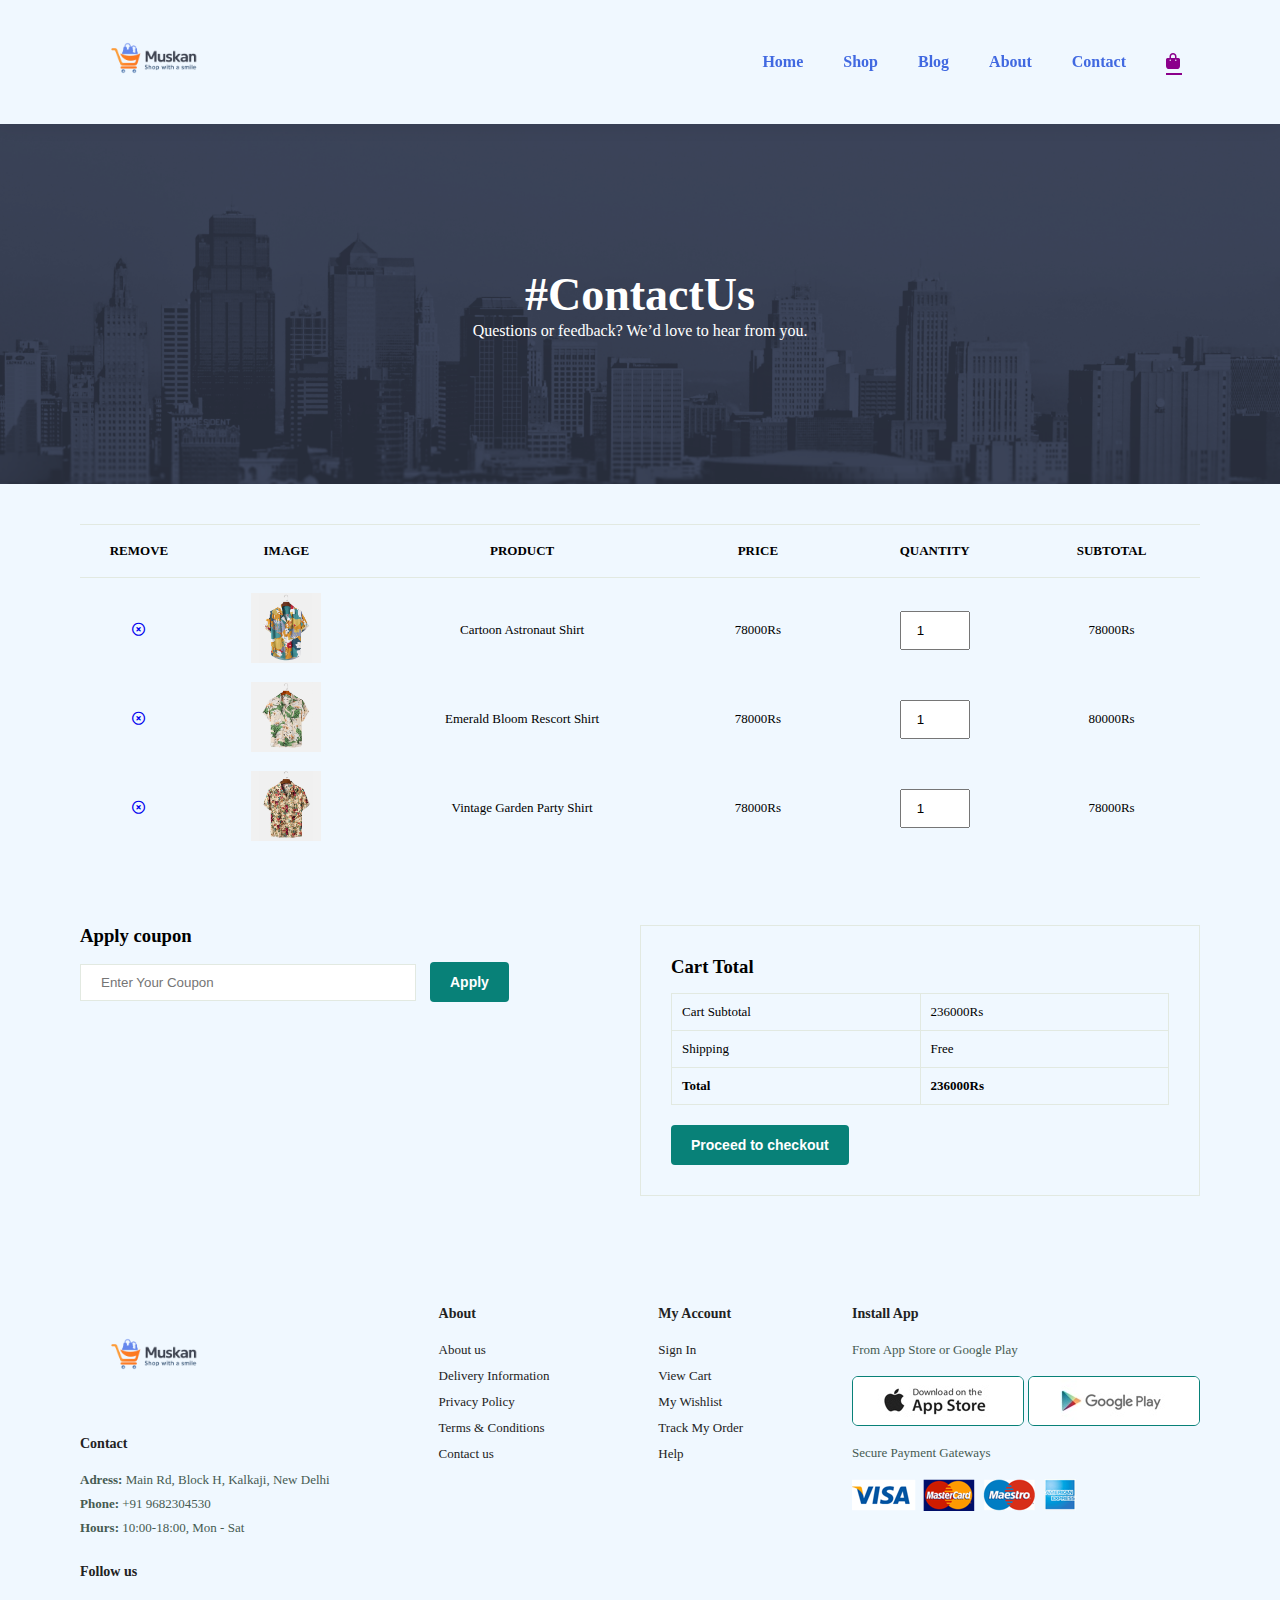
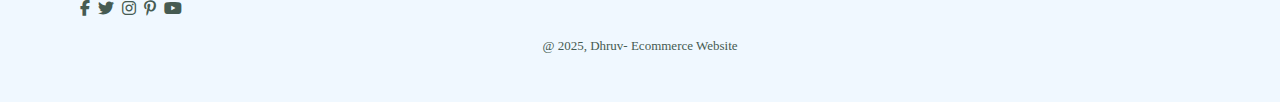
<file: cart.html>
<!DOCTYPE html>
<html lang="en">
<head>
    <meta charset="UTF-8">
    <meta http-equiv="X-UA-Compatible" content="IE=edge">
    <meta name="viewport" content="width=device-width, initial-scale=1.0">
    <title>Ecommerce Website</title>
 <link
  rel="stylesheet"
  href="https://cdnjs.cloudflare.com/ajax/libs/font-awesome/6.5.1/css/all.min.css"
/>

    <link rel="stylesheet" href="style.css">
</head>
<body>
    
    <section id="header">
        <a href="#"><img src="image/muskan-logo.png" class="logo" alt=""></a>
        <div>
            <ul id="navbar">
                <li><a  href="index.html">Home</a></li>
                <li><a href="shop.html">Shop</a></li>
                <li><a href="blog.html">Blog</a></li>
                <li><a href="about.html">About</a></li>
                <li><a href="contact.html">Contact</a></li>
                <li id="lg-bag"><a class="active" href="cart.html"><i class="fa-solid fa-bag-shopping"></i></a></li>
                <a href="#" id="close"><i class="fas fa-times"></i></a>          
            </ul>
        </div>
        <div id="mobile">
            <a href="cart.html"><i class="fa-solid fa-bag-shopping"></i></a>
             <i id="bar" class="fas fa-outdent"></i>
        </div>
    </section>


    <section id="page-header" class="about-header">
        
        <h2>#ContactUs</h2>
        
        <p>Questions or feedback? We’d love to hear from you.</p>
       
    </section>

  <section id="cart" class="section-p1">
    <table width="100%">
        <thead>
            <tr>
              <td>Remove</td>  
              <td>Image</td>  
              <td>Product</td>  
              <td>Price</td>  
              <td>Quantity</td>
              <td>Subtotal</td>  
            </tr>
        </thead>
        <tbody>
            <tr>
                <td><a href="#"><i class="far fa-times-circle"></i></a></td>
                <td><img src="image/products/f1.jpg" alt=""></td>
                <td>Cartoon Astronaut Shirt</td>
                <td>78000Rs</td>
                <td><input type="number" value="1"></td>
                <td>78000Rs</td>
            </tr>
            <tr>
                <td><a href="#"><i class="far fa-times-circle"></i></a></td>
                <td><img src="image/products/f2.jpg" alt=""></td>
                <td>Emerald Bloom Rescort Shirt</td>
                <td>78000Rs</td>
                <td><input type="number" value="1"></td>
                <td>80000Rs</td>
            </tr>
            <tr>
                <td><a href="#"><i class="far fa-times-circle"></i></a></td>
                <td><img src="image/products/f3.jpg" alt=""></td>
                <td>Vintage Garden Party Shirt</td>
                <td>78000Rs</td>
                <td><input type="number" value="1"></td>
                <td>78000Rs</td>
            </tr>
        </tbody>
    </table>
  </section>

  <section id="cart-add" class="section-p1">
    <div id="coupon">
        <h3>Apply coupon</h3>
    <div>
    <input type="text" placeholder="Enter Your Coupon">
    <button class="normal">Apply</button>
    </div>
 </div>

   <div id="Subtotal">
    <h3>Cart Total</h3>
    <table>
        <tr>
            <td>Cart Subtotal</td>
            <td> 236000Rs</td>
            </tr>
            <tr>
            <td>Shipping</td>
            <td>Free</td>
        </tr>
        <tr>
            <td><strong>Total</strong></td>
            <td><strong> 236000Rs</strong></td>
        </tr>
    </table>
    <button class="normal">Proceed to checkout</button>
   </div>

   
  </section>

 <footer class="section-p1">
    <div class="col">
        <img class="logo" src="image/muskan-logo.png" alt=""  width="180">
        <h4>Contact</h4>
        <p><strong>Adress:</strong> Main Rd, Block H, Kalkaji, New Delhi</p>
        <p><strong>Phone:</strong> +91 9682304530</p>
        <p><strong>Hours:</strong> 10:00-18:00, Mon - Sat</p>
        <div class="follow">
            <h4>Follow us</h4>
            <div class="icon">
                <i class="fab fa-facebook-f"></i>
                <i class="fab fa-twitter"></i>
                <i class="fab fa-instagram"></i>
                <i class="fab fa-pinterest-p"></i>
                <i class="fab fa-youtube"></i>
            </div>
        </div>
    </div>
    <div class="col">
     <h4>About</h4>
     <a href="#">About us</a>
     <a href="#">Delivery Information</a>
     <a href="#">Privacy Policy</a>
     <a href="#">Terms & Conditions</a>
     <a href="#">Contact us</a>
    </div>
    <div class="col">
     <h4>My Account</h4>
     <a href="#">Sign In</a>
     <a href="#">View Cart</a>
     <a href="#">My Wishlist</a>
     <a href="#">Track My Order</a>
     <a href="#">Help</a>
    </div>
    <div class="col install">
       <h4>Install App</h4>
       <p>From App Store or Google Play</p>
       <div class="row">
        <img src="image/Pay/app.jpg" alt="">
        <img src="image/Pay/play.jpg" alt="">
       </div>
       <p>Secure Payment Gateways </p>
       <img src="image/Pay/pay.png" alt="">
    </div>

    <div class="copyright">
        <p>@ 2025, Dhruv- Ecommerce Website</p>
    </div>
 </footer>

<script src="script.js"></script>    
</body>
</html>
</file>
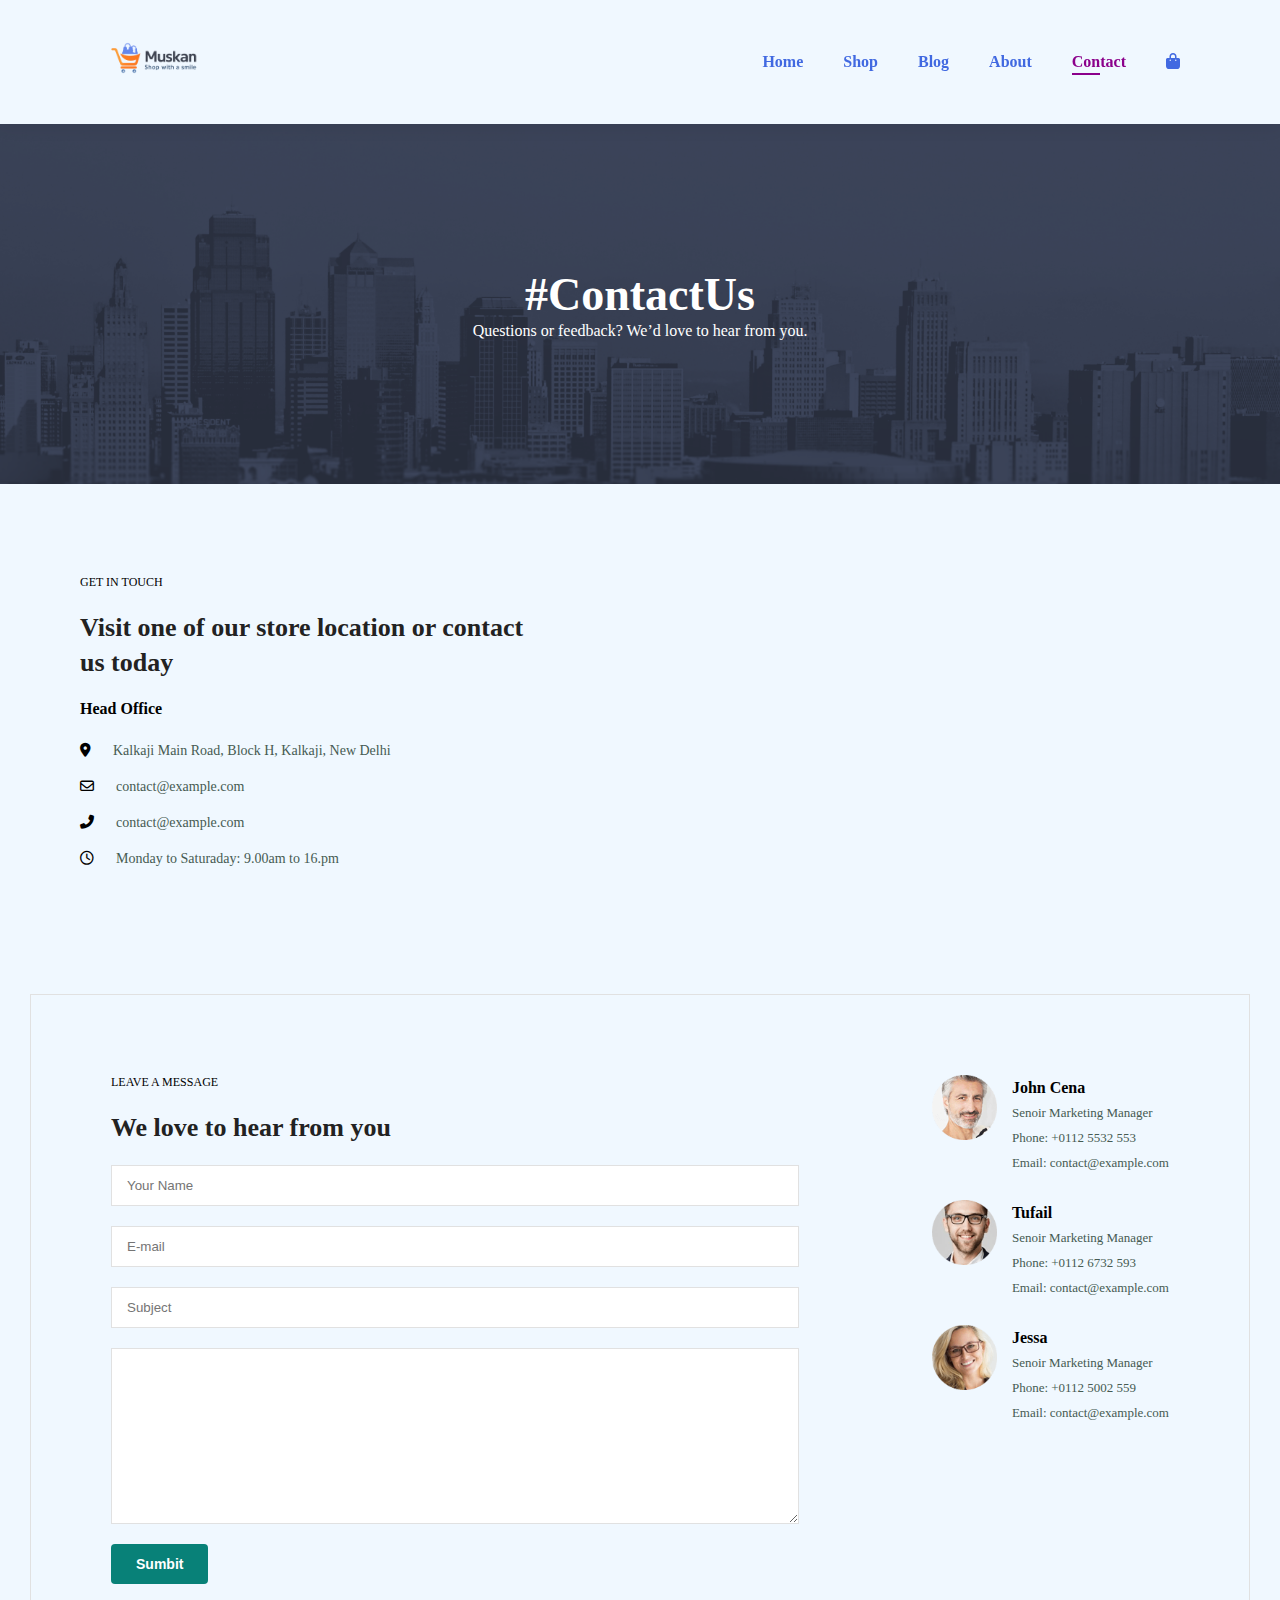
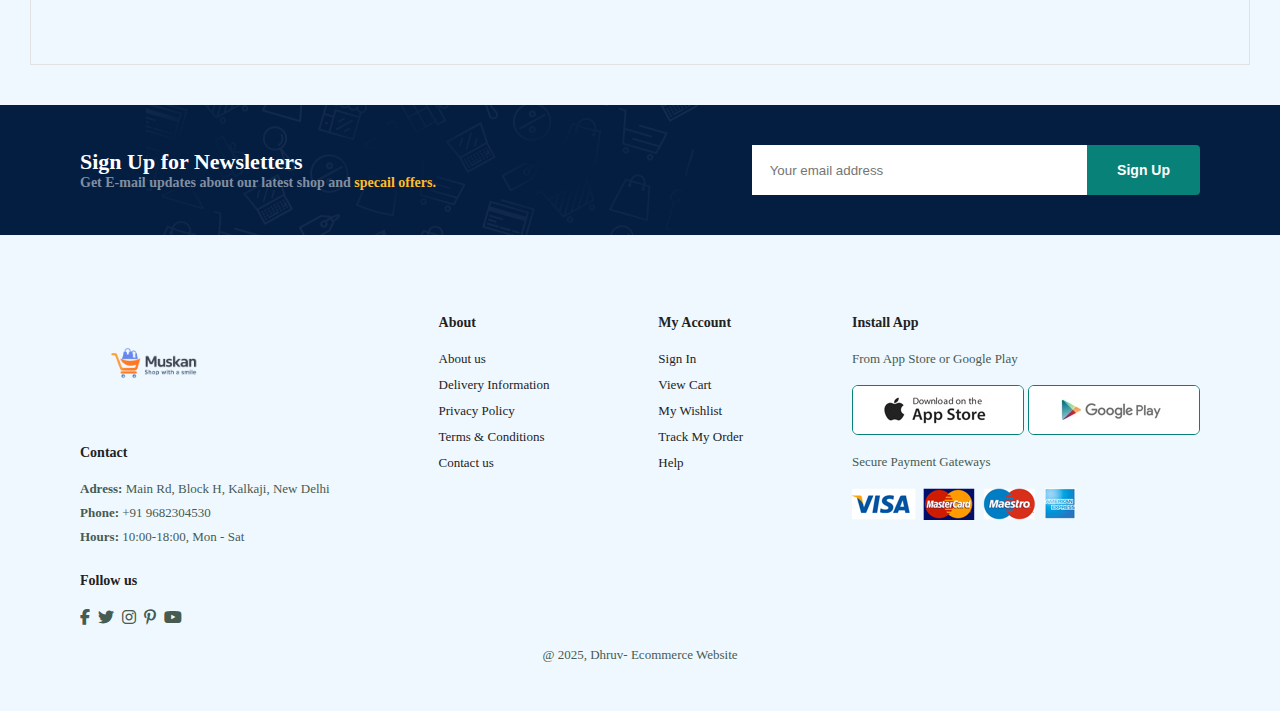
<file: contact.html>
<!DOCTYPE html>
<html lang="en">
<head>
    <meta charset="UTF-8">
    <meta http-equiv="X-UA-Compatible" content="IE=edge">
    <meta name="viewport" content="width=device-width, initial-scale=1.0">
    <title>Ecommerce Website</title>
 <link
  rel="stylesheet"
  href="https://cdnjs.cloudflare.com/ajax/libs/font-awesome/6.5.1/css/all.min.css"
/>

    <link rel="stylesheet" href="style.css">
</head>
<body>
    
    <section id="header">
        <a href="#"><img src="image/muskan-logo.png" class="logo" alt=""></a>
        <div>
            <ul id="navbar">
                <li><a  href="index.html">Home</a></li>
                <li><a href="shop.html">Shop</a></li>
                <li><a href="blog.html">Blog</a></li>
                <li><a href="about.html">About</a></li>
                <li><a class="active" href="contact.html">Contact</a></li>
                <li id="lg-bag"><a href="cart.html"><i class="fa-solid fa-bag-shopping"></i></a></li>
                <a href="#" id="close"><i class="fas fa-times"></i></a>          
            </ul>
        </div>
        <div id="mobile">
            <a href="cart.html"><i class="fa-solid fa-bag-shopping"></i></a>
             <i id="bar" class="fas fa-outdent"></i>
        </div>
    </section>


    <section id="page-header" class="about-header">
        
        <h2>#ContactUs</h2>
        
        <p>Questions or feedback? We’d love to hear from you.</p>
       
    </section>

 <section id="contact-details" class="section-p1">
    <div class="details">
        <span>GET IN TOUCH</span>
        <h2>Visit one of our store location or contact us today</h2>
        <h3>Head Office</h3>
        <div>
            <li>
                <i class="fas fa-map-marker-alt"></i>
                <p>Kalkaji Main Road, Block H, Kalkaji, New Delhi</p>
            </li>
            <li>
                <i class="far fa-envelope"></i>
                <p>contact@example.com</p>
            </li>
            <li>
                <i class="fas fa-phone-alt"></i>
                <p>contact@example.com</p>
            </li>
            <li>
                <i class="far fa-clock"></i>
                <p>Monday to Saturaday: 9.00am to 16.pm</p>
            </li>
        </div>
    </div>
    <div class="map">
        <iframe src="https://www.google.com/maps/embed?pb=!1m18!1m12!1m3!1d3504.9797824403513!2d77.25437900000001!3d28.540327399999995!2m3!1f0!2f0!3f0!3m2!1i1024!2i768!4f13.1!3m3!1m2!1s0x390ce3d977b470ed%3A0x9a4f44703b94c015!2sDeshbandhu%20College%2C%20University%20of%20Delhi!5e0!3m2!1sen!2sin!4v1766487136913!5m2!1sen!2sin" width="600" height="450" style="border:0;" allowfullscreen="" loading="lazy" referrerpolicy="no-referrer-when-downgrade"></iframe>
    </div>
 </section>

 <section id="form-details">
    <form action="">
        <span>LEAVE A MESSAGE</span>
        <h2>We love to hear from you</h2>
        <input type="text" placeholder="Your Name">
        <input type="text" placeholder="E-mail">
        <input type="text" placeholder="Subject">
        <textarea name="" id="" cols="30" rows="10" placeholder="Your Message">
          </textarea>
         
          <button class="normal">Sumbit</button>
    </form>
    <div class="people">
        <div>
           <img src="image/people/1.png" alt=""> 
           <p><span>John Cena</span>Senoir Marketing Manager <br> Phone: +0112 5532 553 <br>Email: contact@example.com</p>
        </div>
        <div>
           <img src="image/people/2.png" alt=""> 
           <p><span>Tufail</span>Senoir Marketing Manager <br> Phone: +0112 6732 593 <br>Email: contact@example.com</p>
        </div>
        <div>
           <img src="image/people/3.png" alt=""> 
           <p><span>Jessa</span>Senoir Marketing Manager <br> Phone: +0112 5002 559 <br>Email: contact@example.com</p>
        </div>
    </div>
 </section>

 <section id="newsletter" class="section-p1 sectiom-m1">
        <div class="newstext">
           <h4> Sign Up for Newsletters</h4> 
           <p>Get E-mail updates about our latest shop and <span>specail offers.</span></p>
        </div>
      <div class="form">
        <input type="text" placeholder="Your email address">
        <button class="normal">Sign Up</button>
      </div>
    </section>
 <footer class="section-p1">
    <div class="col">
        <img class="logo" src="image/muskan-logo.png" alt=""  width="180">
        <h4>Contact</h4>
        <p><strong>Adress:</strong> Main Rd, Block H, Kalkaji, New Delhi</p>
        <p><strong>Phone:</strong> +91 9682304530</p>
        <p><strong>Hours:</strong> 10:00-18:00, Mon - Sat</p>
        <div class="follow">
            <h4>Follow us</h4>
            <div class="icon">
                <i class="fab fa-facebook-f"></i>
                <i class="fab fa-twitter"></i>
                <i class="fab fa-instagram"></i>
                <i class="fab fa-pinterest-p"></i>
                <i class="fab fa-youtube"></i>
            </div>
        </div>
    </div>
    <div class="col">
     <h4>About</h4>
     <a href="#">About us</a>
     <a href="#">Delivery Information</a>
     <a href="#">Privacy Policy</a>
     <a href="#">Terms & Conditions</a>
     <a href="#">Contact us</a>
    </div>
    <div class="col">
     <h4>My Account</h4>
     <a href="#">Sign In</a>
     <a href="#">View Cart</a>
     <a href="#">My Wishlist</a>
     <a href="#">Track My Order</a>
     <a href="#">Help</a>
    </div>
    <div class="col install">
       <h4>Install App</h4>
       <p>From App Store or Google Play</p>
       <div class="row">
        <img src="image/Pay/app.jpg" alt="">
        <img src="image/Pay/play.jpg" alt="">
       </div>
       <p>Secure Payment Gateways </p>
       <img src="image/Pay/pay.png" alt="">
    </div>

    <div class="copyright">
        <p>@ 2025, Dhruv- Ecommerce Website</p>
    </div>
 </footer>

<script src="script.js"></script>    
</body>
</html>
</file>
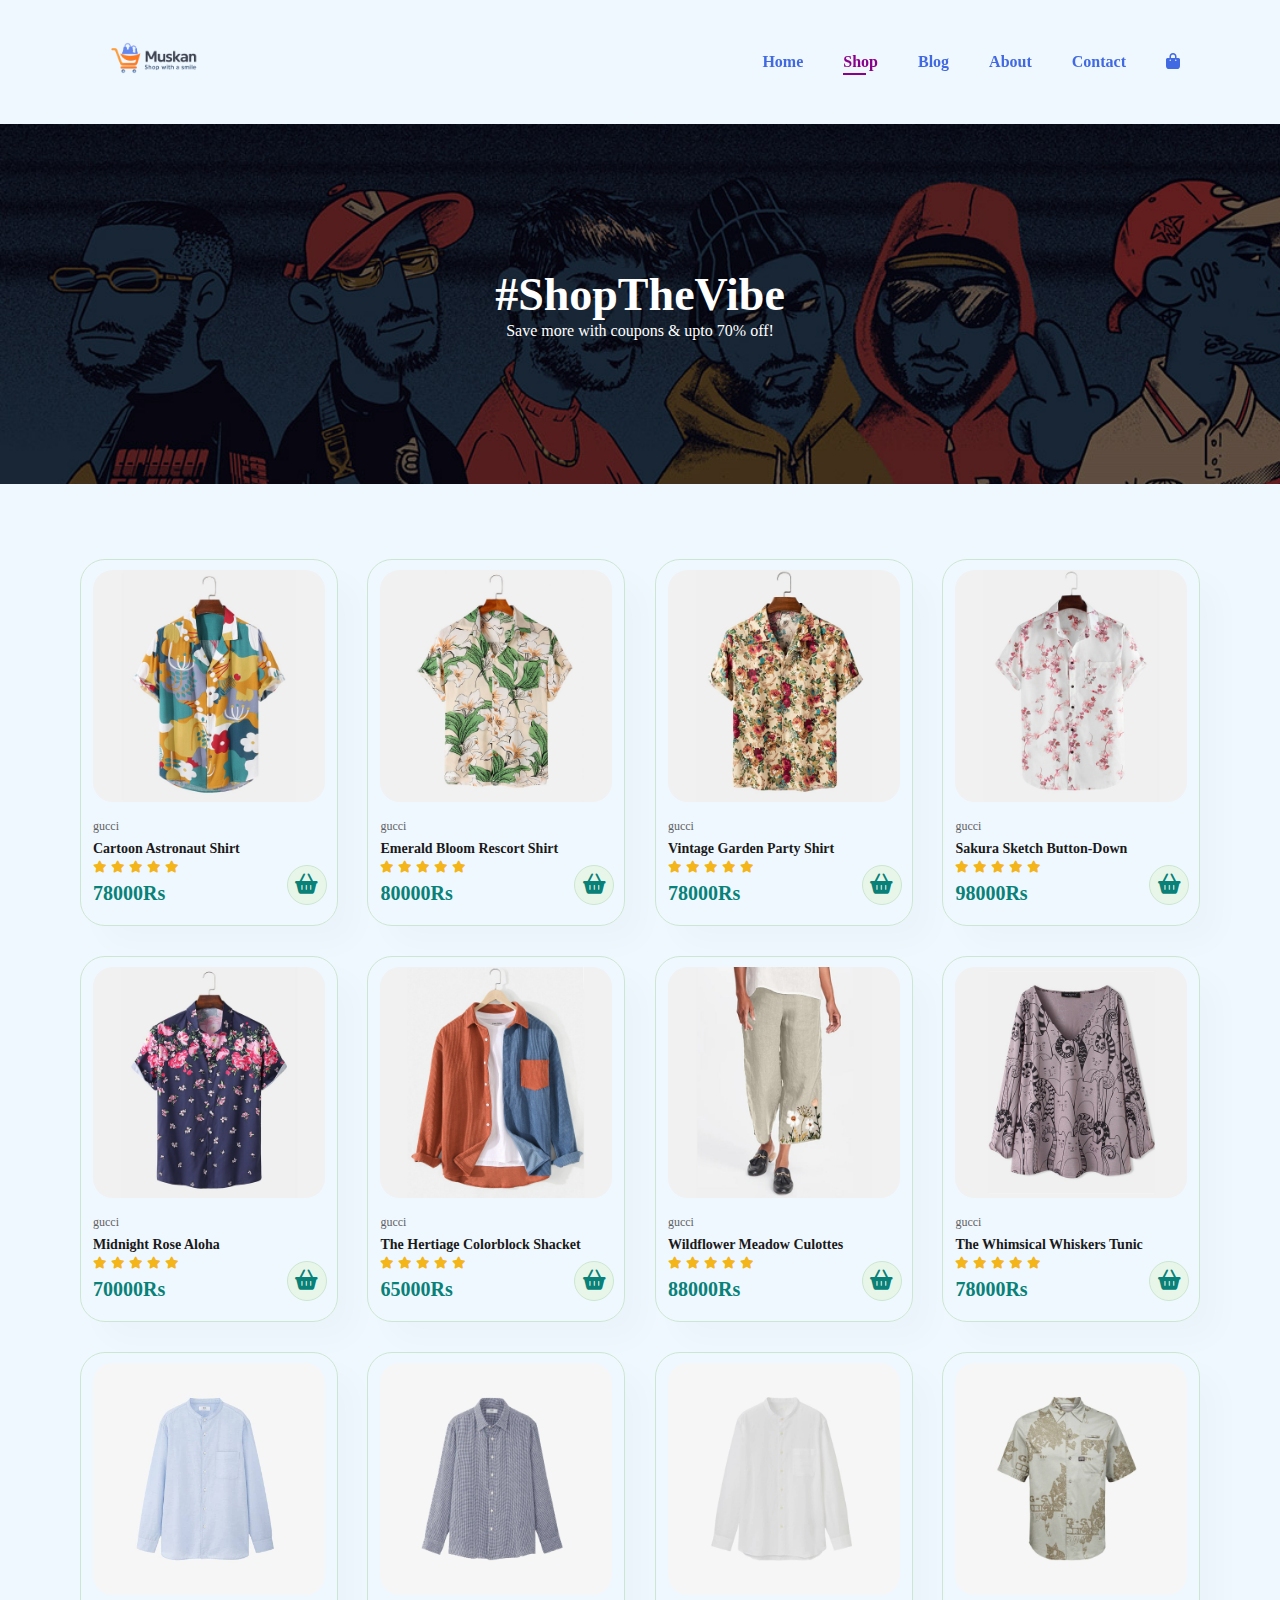
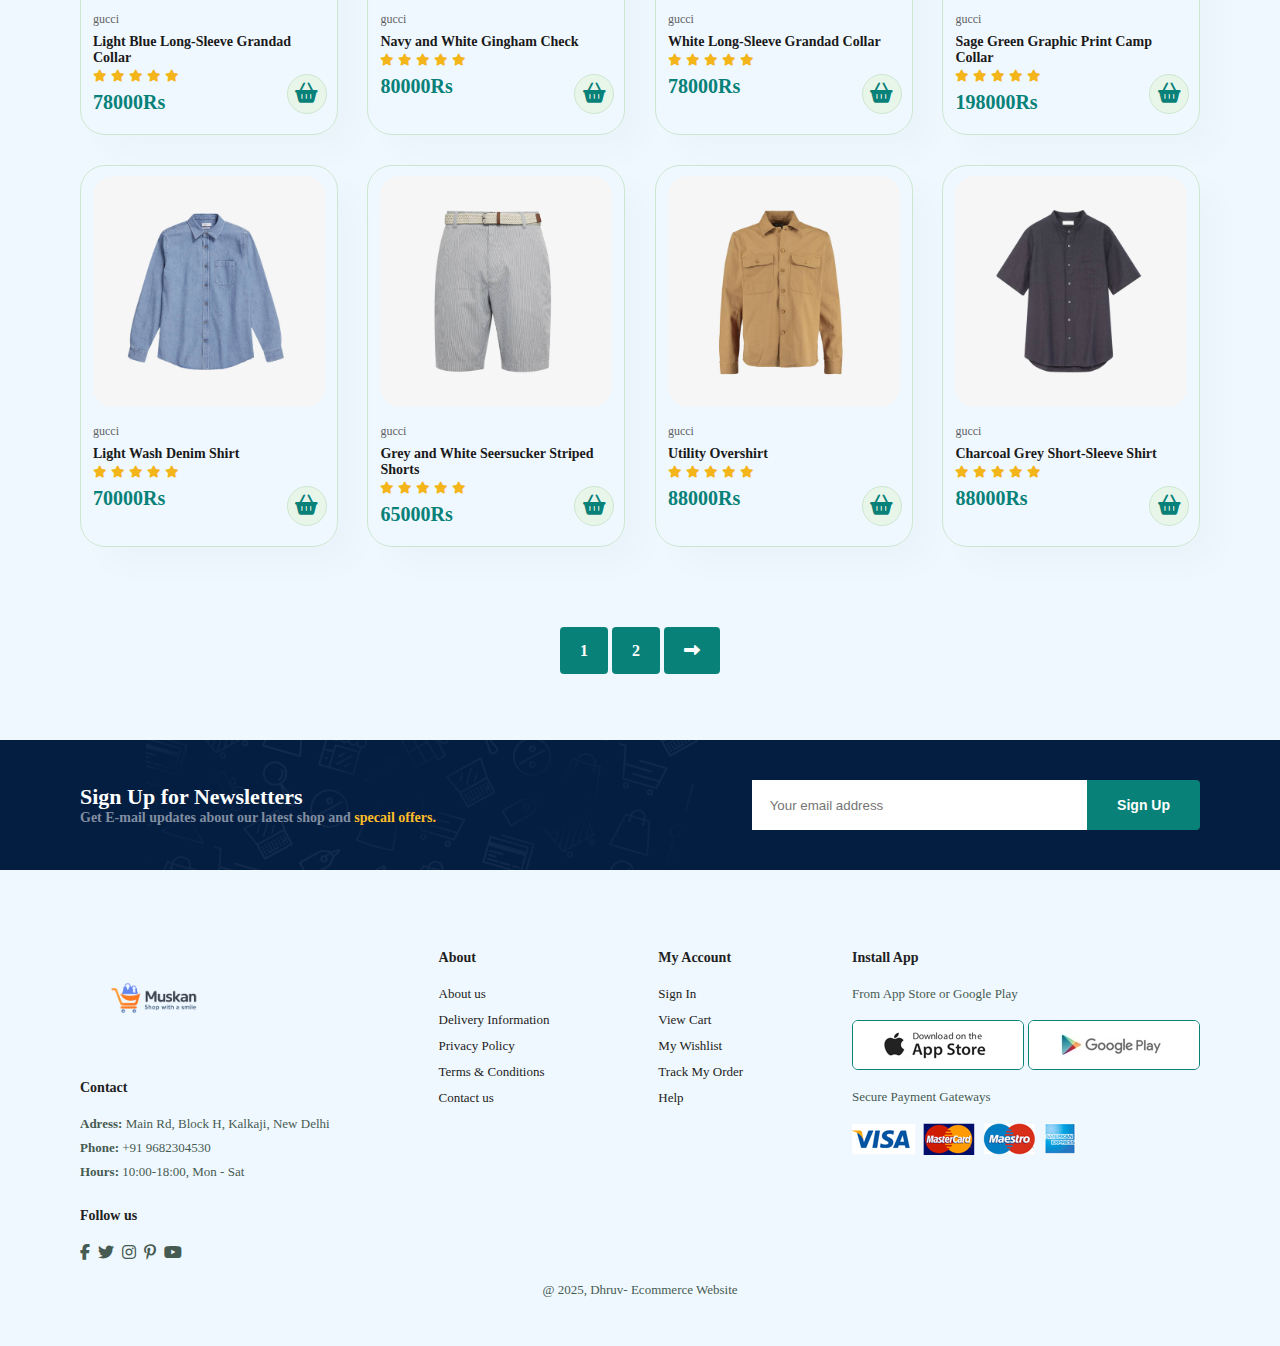
<file: shop.html>
<!DOCTYPE html>
<html lang="en">
<head>
    <meta charset="UTF-8">
    <meta http-equiv="X-UA-Compatible" content="IE=edge">
    <meta name="viewport" content="width=device-width, initial-scale=1.0">
    <title>Ecommerce Website</title>
 <link
  rel="stylesheet"
  href="https://cdnjs.cloudflare.com/ajax/libs/font-awesome/6.5.1/css/all.min.css"
/>

    <link rel="stylesheet" href="style.css">
</head>
<body>
    
    <section id="header">
        <a href="#"><img src="image/muskan-logo.png" class="logo" alt=""></a>
        <div>
            <ul id="navbar">
                <li><a  href="index.html">Home</a></li>
                <li><a class="active" href="shop.html">Shop</a></li>
                <li><a href="blog.html">Blog</a></li>
                <li><a href="about.html">About</a></li>
                <li><a href="contact.html">Contact</a></li>
                <li id="lg-bag"><a href="cart.html"><i class="fa-solid fa-bag-shopping"></i></a></li>
                <a href="#" id="close"><i class="fas fa-times"></i></a>          
            </ul>
        </div>
        <div id="mobile">
            <a href="cart.html"><i class="fa-solid fa-bag-shopping"></i></a>
             <i id="bar" class="fas fa-outdent"></i>
        </div>
    </section>


    <section id="page-header">
        
        <h2>#ShopTheVibe</h2>
        
        <p>Save more with coupons & upto 70% off!</p>
       
    </section>

<section id="product1" class="section-p1">
    
     <div class="pro-container">
       <div class="pro" onclick="window.location.href='sproduct.html'">
        <img src="image/products/f1.jpg" alt="">
           <div class="des">
            <span>gucci</span>
            <h5>Cartoon Astronaut Shirt</h5>
            <div class="star">
                <i class="fa-solid fa-star"></i>
                <i class="fa-solid fa-star"></i>
                <i class="fa-solid fa-star"></i>
                <i class="fa-solid fa-star"></i>
                <i class="fa-solid fa-star"></i>
            </div>
            <h4>78000Rs</h4>
           </div>
           <a href="#" class="cart"><i class="fa-solid fa-basket-shopping"></i></a>
       </div>
       <div class="pro">
        <img src="image/products/f2.jpg" alt="">
           <div class="des">
            <span>gucci</span>
            <h5>Emerald Bloom Rescort Shirt</h5>
            <div class="star">
                <i class="fas fa-star"></i>
                <i class="fas fa-star"></i>
                <i class="fas fa-star"></i>
                <i class="fas fa-star"></i>
                <i class="fas fa-star"></i>
            </div>
            <h4>80000Rs</h4>
           </div>
            <a href="#" class="cart"><i class="fa-solid fa-basket-shopping"></i></a>
       </div>
       <div class="pro">
        <img src="image/products/f3.jpg" alt="">
           <div class="des">
            <span>gucci</span>
            <h5>Vintage Garden Party Shirt</h5>
            <div class="star">
                <i class="fas fa-star"></i>
                <i class="fas fa-star"></i>
                <i class="fas fa-star"></i>
                <i class="fas fa-star"></i>
                <i class="fas fa-star"></i>
            </div>
            <h4>78000Rs</h4>
           </div>
            <a href="#" class="cart"><i class="fa-solid fa-basket-shopping"></i></a>
       </div>
       <div class="pro">
        <img src="image/products/f4.jpg" alt="">
           <div class="des">
            <span>gucci</span>
            <h5>Sakura Sketch Button-Down</h5>
            <div class="star">
                <i class="fas fa-star"></i>
                <i class="fas fa-star"></i>
                <i class="fas fa-star"></i>
                <i class="fas fa-star"></i>
                <i class="fas fa-star"></i>
            </div>
            <h4>98000Rs</h4>
           </div>
            <a href="#" class="cart"><i class="fa-solid fa-basket-shopping"></i></a>
       </div>
       <div class="pro">
        <img src="image/products/f5.jpg" alt="">
           <div class="des">
            <span>gucci</span>
            <h5>Midnight Rose Aloha</h5>
            <div class="star">
                <i class="fas fa-star"></i>
                <i class="fas fa-star"></i>
                <i class="fas fa-star"></i>
                <i class="fas fa-star"></i>
                <i class="fas fa-star"></i>
            </div>
            <h4>70000Rs</h4>
           </div>
            <a href="#" class="cart"><i class="fa-solid fa-basket-shopping"></i></a>
       </div>
       <div class="pro">
        <img src="image/products/f6.jpg" alt="">
           <div class="des">
            <span>gucci</span>
            <h5>The Hertiage Colorblock Shacket</h5>
            <div class="star">
                <i class="fas fa-star"></i>
                <i class="fas fa-star"></i>
                <i class="fas fa-star"></i>
                <i class="fas fa-star"></i>
                <i class="fas fa-star"></i>
            </div>
            <h4>65000Rs</h4>
           </div>
            <a href="#" class="cart"><i class="fa-solid fa-basket-shopping"></i></a>
       </div>
       <div class="pro">
        <img src="image/products/f7.jpg" alt="">
           <div class="des">
            <span>gucci</span>
            <h5>Wildflower Meadow Culottes</h5>
            <div class="star">
                <i class="fas fa-star"></i>
                <i class="fas fa-star"></i>
                <i class="fas fa-star"></i>
                <i class="fas fa-star"></i>
                <i class="fas fa-star"></i>
            </div>
            <h4>88000Rs</h4>
           </div>
            <a href="#" class="cart"><i class="fa-solid fa-basket-shopping"></i></a>
       </div>
       <div class="pro">
        <img src="image/products/f8.jpg" alt="">
           <div class="des">
            <span>gucci</span>
            <h5>The Whimsical Whiskers Tunic</h5>
            <div class="star">
                <i class="fas fa-star"></i>
                <i class="fas fa-star"></i>
                <i class="fas fa-star"></i>
                <i class="fas fa-star"></i>
                <i class="fas fa-star"></i>
            </div>
            <h4>78000Rs</h4>
           </div>
           <a href="#" class="cart"><i class="fa-solid fa-basket-shopping"></i></a>
       </div>
       
       <div class="pro">
        <img src="image/products/n1.jpg" alt="">
           <div class="des">
            <span>gucci</span>
            <h5>Light Blue Long-Sleeve Grandad Collar</h5>
            <div class="star">
                <i class="fas fa-star"></i>
                <i class="fas fa-star"></i>
                <i class="fas fa-star"></i>
                <i class="fas fa-star"></i>
                <i class="fas fa-star"></i>
            </div>
            <h4>78000Rs</h4>
           </div>
            <a href="#" class="cart"><i class="fa-solid fa-basket-shopping"></i></a>
       </div>
       <div class="pro">
        <img src="image/products/n2.jpg" alt="">
           <div class="des">
            <span>gucci</span>
            <h5>Navy and White Gingham Check</h5>
            <div class="star">
                <i class="fas fa-star"></i>
                <i class="fas fa-star"></i>
                <i class="fas fa-star"></i>
                <i class="fas fa-star"></i>
                <i class="fas fa-star"></i>
            </div>
            <h4>80000Rs</h4>
           </div>
            <a href="#" class="cart"><i class="fa-solid fa-basket-shopping"></i></a>
       </div>
       <div class="pro">
        <img src="image/products/n3.jpg" alt="">
           <div class="des">
            <span>gucci</span>
            <h5>White Long-Sleeve Grandad Collar</h5>
            <div class="star">
                <i class="fas fa-star"></i>
                <i class="fas fa-star"></i>
                <i class="fas fa-star"></i>
                <i class="fas fa-star"></i>
                <i class="fas fa-star"></i>
            </div>
            <h4>78000Rs</h4>
           </div>
            <a href="#" class="cart"><i class="fa-solid fa-basket-shopping"></i></a>
       </div>
       <div class="pro">
        <img src="image/products/n4.jpg" alt="">
           <div class="des">
            <span>gucci</span>
            <h5>Sage Green Graphic Print Camp Collar</h5>
            <div class="star">
                <i class="fas fa-star"></i>
                <i class="fas fa-star"></i>
                <i class="fas fa-star"></i>
                <i class="fas fa-star"></i>
                <i class="fas fa-star"></i>
            </div>
            <h4>198000Rs</h4>
           </div>
            <a href="#" class="cart"><i class="fa-solid fa-basket-shopping"></i></a>
       </div>
       <div class="pro">
        <img src="image/products/n5.jpg" alt="">
           <div class="des">
            <span>gucci</span>
            <h5>Light Wash Denim Shirt</h5>
            <div class="star">
                <i class="fas fa-star"></i>
                <i class="fas fa-star"></i>
                <i class="fas fa-star"></i>
                <i class="fas fa-star"></i>
                <i class="fas fa-star"></i>
            </div>
            <h4>70000Rs</h4>
           </div>
            <a href="#" class="cart"><i class="fa-solid fa-basket-shopping"></i></a>
       </div>
       <div class="pro">
        <img src="image/products/n6.jpg" alt="">
           <div class="des">
            <span>gucci</span>
            <h5>Grey and White Seersucker Striped Shorts</h5>
            <div class="star">
                <i class="fas fa-star"></i>
                <i class="fas fa-star"></i>
                <i class="fas fa-star"></i>
                <i class="fas fa-star"></i>
                <i class="fas fa-star"></i>
            </div>
            <h4>65000Rs</h4>
           </div>
            <a href="#" class="cart"><i class="fa-solid fa-basket-shopping"></i></a>
       </div>
       <div class="pro">
        <img src="image/products/n7.jpg" alt="">
           <div class="des">
            <span>gucci</span>
            <h5>Utility Overshirt</h5>
            <div class="star">
                <i class="fas fa-star"></i>
                <i class="fas fa-star"></i>
                <i class="fas fa-star"></i>
                <i class="fas fa-star"></i>
                <i class="fas fa-star"></i>
            </div>
            <h4>88000Rs</h4>
           </div>
            <a href="#" class="cart"><i class="fa-solid fa-basket-shopping"></i></a>
       </div>
       <div class="pro">
        <img src="image/products/n8.jpg" alt="">
           <div class="des">
            <span>gucci</span>
            <h5>Charcoal Grey Short-Sleeve Shirt</h5>
            <div class="star">
                <i class="fas fa-star"></i>
                <i class="fas fa-star"></i>
                <i class="fas fa-star"></i>
                <i class="fas fa-star"></i>
                <i class="fas fa-star"></i>
            </div>
            <h4>88000Rs</h4>
           </div>
           <a href="#" class="cart"><i class="fa-solid fa-basket-shopping"></i></a>
       </div>
       
     </div>
</section>
 
<section id="pagination" class="section-p1">
    <a href="#">1</a>
    <a href="#">2</a>
    <a href="#"><i class="fas fa-long-arrow-alt-right"></i></a>
</section>

    <section id="newsletter" class="section-p1 sectiom-m1">
        <div class="newstext">
           <h4> Sign Up for Newsletters</h4> 
           <p>Get E-mail updates about our latest shop and <span>specail offers.</span></p>
        </div>
      <div class="form">
        <input type="text" placeholder="Your email address">
        <button class="normal">Sign Up</button>
      </div>
    </section>

 <footer class="section-p1">
    <div class="col">
        <img class="logo" src="image/muskan-logo.png" alt=""  width="180">
        <h4>Contact</h4>
        <p><strong>Adress:</strong> Main Rd, Block H, Kalkaji, New Delhi</p>
        <p><strong>Phone:</strong> +91 9682304530</p>
        <p><strong>Hours:</strong> 10:00-18:00, Mon - Sat</p>
        <div class="follow">
            <h4>Follow us</h4>
            <div class="icon">
                <i class="fab fa-facebook-f"></i>
                <i class="fab fa-twitter"></i>
                <i class="fab fa-instagram"></i>
                <i class="fab fa-pinterest-p"></i>
                <i class="fab fa-youtube"></i>
            </div>
        </div>
    </div>
    <div class="col">
     <h4>About</h4>
     <a href="#">About us</a>
     <a href="#">Delivery Information</a>
     <a href="#">Privacy Policy</a>
     <a href="#">Terms & Conditions</a>
     <a href="#">Contact us</a>
    </div>
    <div class="col">
     <h4>My Account</h4>
     <a href="#">Sign In</a>
     <a href="#">View Cart</a>
     <a href="#">My Wishlist</a>
     <a href="#">Track My Order</a>
     <a href="#">Help</a>
    </div>
    <div class="col install">
       <h4>Install App</h4>
       <p>From App Store or Google Play</p>
       <div class="row">
        <img src="image/Pay/app.jpg" alt="">
        <img src="image/Pay/play.jpg" alt="">
       </div>
       <p>Secure Payment Gateways </p>
       <img src="image/Pay/pay.png" alt="">
    </div>

    <div class="copyright">
        <p>@ 2025, Dhruv- Ecommerce Website</p>
    </div>
 </footer>

<script src="script.js"></script>    
</body>
</html>
</file>
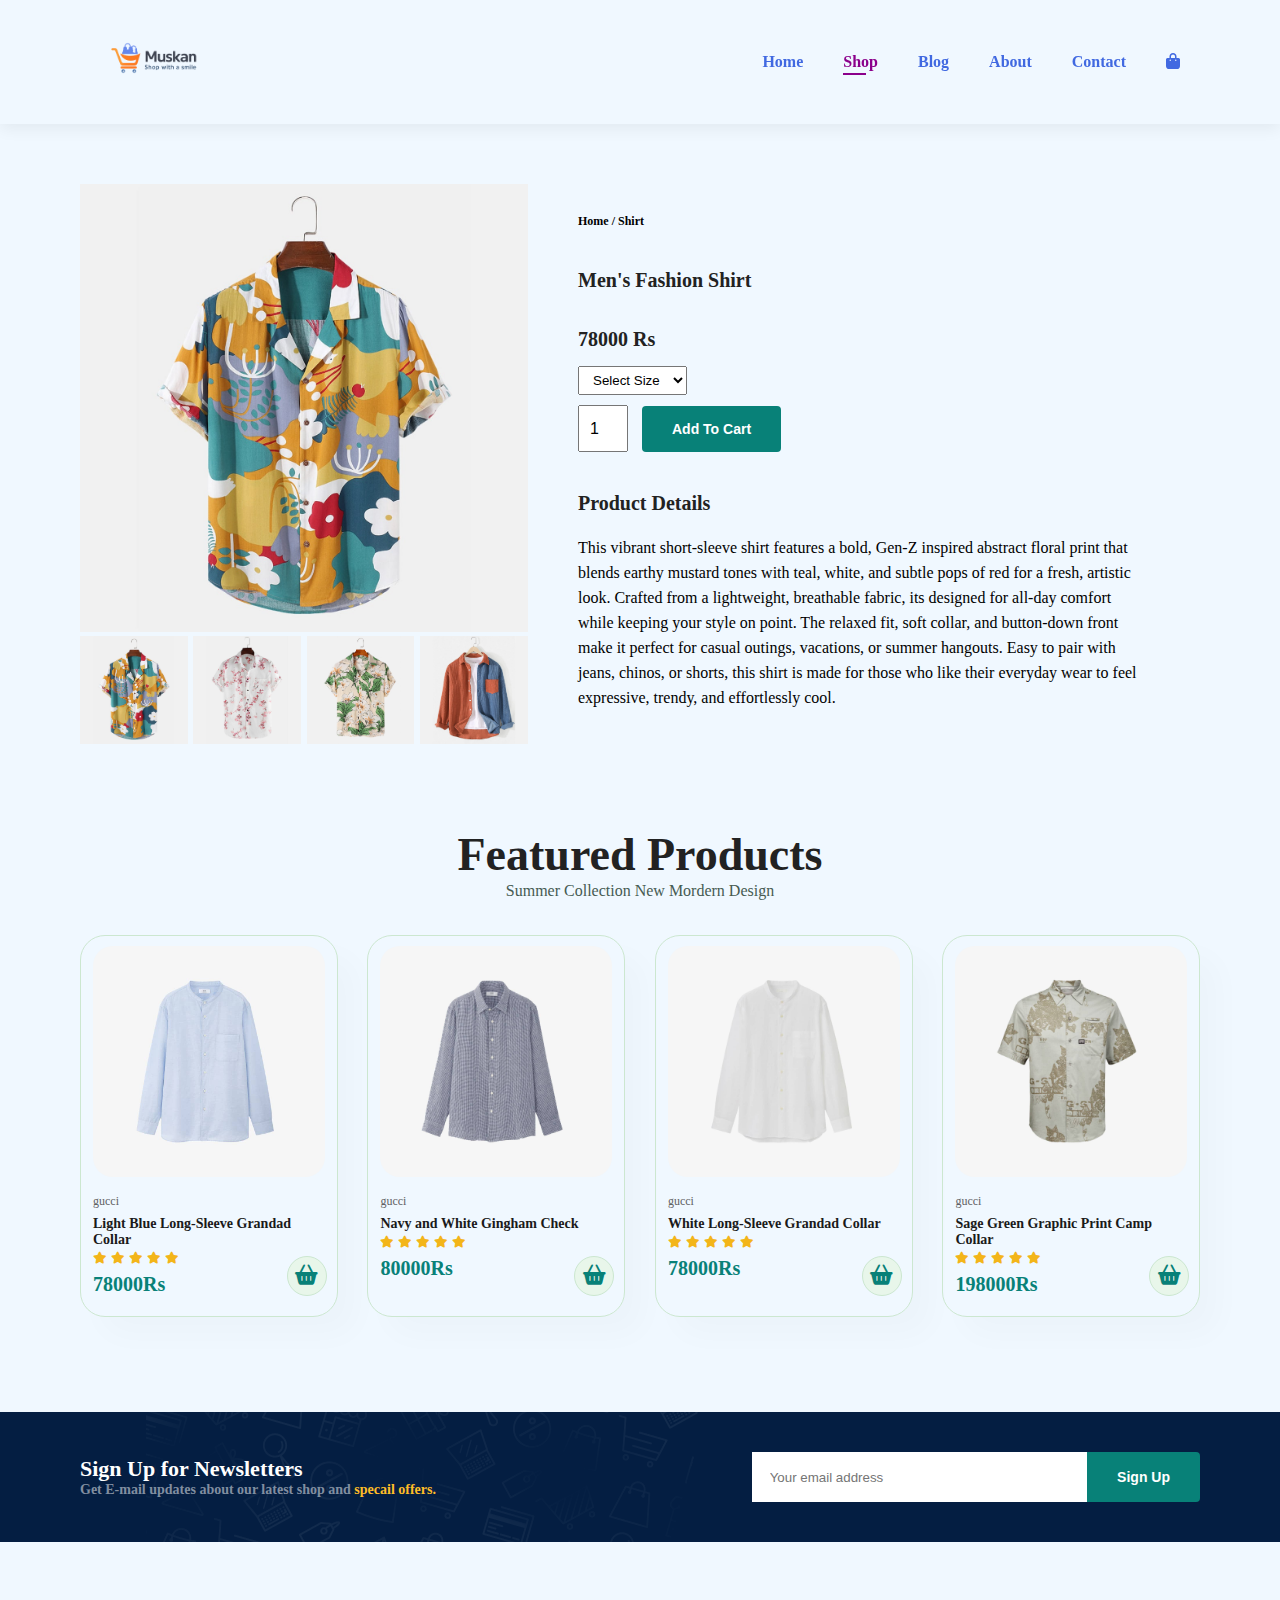
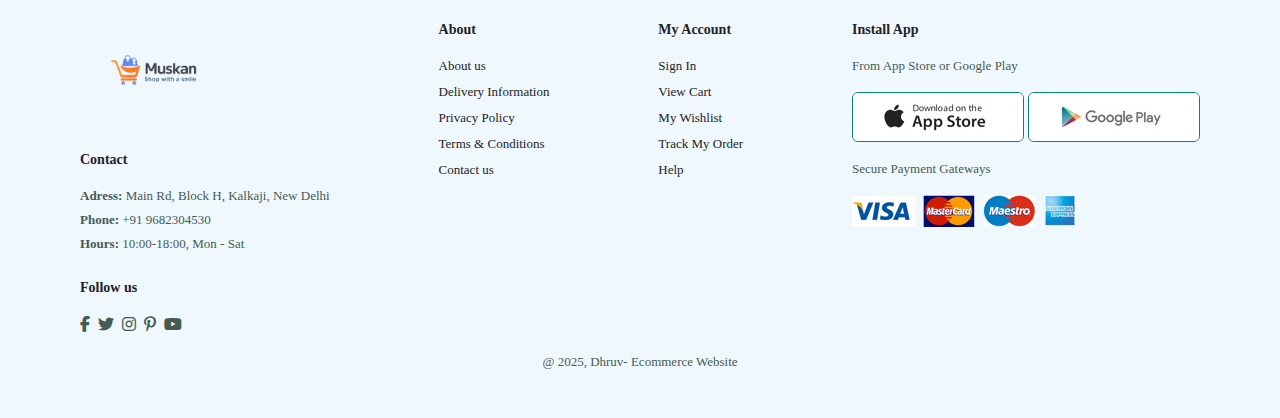
<file: sproduct.html>
<!DOCTYPE html>
<html lang="en">
<head>
    <meta charset="UTF-8">
    <meta http-equiv="X-UA-Compatible" content="IE=edge">
    <meta name="viewport" content="width=device-width, initial-scale=1.0">
    <title>Ecommerce Website</title>
 <link
  rel="stylesheet"
  href="https://cdnjs.cloudflare.com/ajax/libs/font-awesome/6.5.1/css/all.min.css"
/>

    <link rel="stylesheet" href="style.css">
</head>
<body>
    
    <section id="header">
        <a href="#"><img src="image/muskan-logo.png" class="logo" alt=""></a>
        <div>
            <ul id="navbar">
                <li><a  href="index.html">Home</a></li>
                <li><a class="active" href="shop.html">Shop</a></li>
                <li><a href="blog.html">Blog</a></li>
                <li><a href="about.html">About</a></li>
                <li><a href="contact.html">Contact</a></li>
                <li id="lg-bag"><a href="cart.html"><i class="fa-solid fa-bag-shopping"></i></a></li>
                <a href="#" id="close"><i class="fas fa-times"></i></a>          
            </ul>
        </div>
        <div id="mobile">
            <a href="cart.html"><i class="fa-solid fa-bag-shopping"></i></a>
             <i id="bar" class="fas fa-outdent"></i>
        </div>
    </section>

<section id="prodetails" class="section-p1">
    <div class="single-pro-image">
        <img src="image/products/f1.jpg" width="100%" id="MainImg" alt="">

    <div class="small-img-group">
        <div class="small-img-col">
           <img src="image/products/f1.jpg" width="100%" class="small-img" alt=""> 
        </div>
        <div class="small-img-col">
           <img src="image/products/f4.jpg" width="100%" class="small-img" alt=""> 
        </div>
        <div class="small-img-col">
           <img src="image/products/f2.jpg" width="100%" class="small-img" alt=""> 
        </div>
        <div class="small-img-col">
           <img src="image/products/f6.jpg" width="100%" class="small-img" alt=""> 
        </div>
    </div>
    </div>
    <div class="single-pro-details">
        <h6>Home / Shirt</h6>
        <h4>Men's Fashion Shirt</h4>
        <h2>78000 Rs</h2>
        <select>
           <option>Select Size</option> 
           <option>XXL</option> 
           <option>XL</option> 
           <option>Large</option> 
           <option>Medium</option> 
           <option>Small</option> 
        </select>
        <input type="number" value="1">
        <button class="normal">Add To Cart</button>
        <h4>Product Details</h4>
        <span>This vibrant short-sleeve shirt features a bold, Gen-Z inspired abstract floral print that blends earthy mustard tones with teal, white, and subtle pops of red for a fresh, artistic look. Crafted from a lightweight, breathable fabric, its designed for all-day comfort while keeping your style on point. The relaxed fit, soft collar, and button-down front make it perfect for casual outings, vacations, or summer hangouts. Easy to pair with jeans, chinos, or shorts, this shirt is made for those who like their everyday wear to feel expressive, trendy, and effortlessly cool.</span>
    </div>
</section>

<section id="product1" class="section-p1">
    <h2>Featured Products</h2>
    <p>Summer Collection New Mordern Design</p>
     <div class="pro-container">
       <div class="pro">
        <img src="image/products/n1.jpg" alt="">
           <div class="des">
            <span>gucci</span>
            <h5>Light Blue Long-Sleeve Grandad Collar</h5>
            <div class="star">
                <i class="fas fa-star"></i>
                <i class="fas fa-star"></i>
                <i class="fas fa-star"></i>
                <i class="fas fa-star"></i>
                <i class="fas fa-star"></i>
            </div>
            <h4>78000Rs</h4>
           </div>
            <a href="#" class="cart"><i class="fa-solid fa-basket-shopping"></i></a>
       </div>
       <div class="pro">
        <img src="image/products/n2.jpg" alt="">
           <div class="des">
            <span>gucci</span>
            <h5>Navy and White Gingham Check</h5>
            <div class="star">
                <i class="fas fa-star"></i>
                <i class="fas fa-star"></i>
                <i class="fas fa-star"></i>
                <i class="fas fa-star"></i>
                <i class="fas fa-star"></i>
            </div>
            <h4>80000Rs</h4>
           </div>
            <a href="#" class="cart"><i class="fa-solid fa-basket-shopping"></i></a>
       </div>
       <div class="pro">
        <img src="image/products/n3.jpg" alt="">
           <div class="des">
            <span>gucci</span>
            <h5>White Long-Sleeve Grandad Collar</h5>
            <div class="star">
                <i class="fas fa-star"></i>
                <i class="fas fa-star"></i>
                <i class="fas fa-star"></i>
                <i class="fas fa-star"></i>
                <i class="fas fa-star"></i>
            </div>
            <h4>78000Rs</h4>
           </div>
            <a href="#" class="cart"><i class="fa-solid fa-basket-shopping"></i></a>
       </div>
       <div class="pro">
        <img src="image/products/n4.jpg" alt="">
           <div class="des">
            <span>gucci</span>
            <h5>Sage Green Graphic Print Camp Collar</h5>
            <div class="star">
                <i class="fas fa-star"></i>
                <i class="fas fa-star"></i>
                <i class="fas fa-star"></i>
                <i class="fas fa-star"></i>
                <i class="fas fa-star"></i>
            </div>
            <h4>198000Rs</h4>
           </div>
            <a href="#" class="cart"><i class="fa-solid fa-basket-shopping"></i></a>
     
     </div>
</section>


    <section id="newsletter" class="section-p1 sectiom-m1">
        <div class="newstext">
           <h4> Sign Up for Newsletters</h4> 
           <p>Get E-mail updates about our latest shop and <span>specail offers.</span></p>
        </div>
      <div class="form">
        <input type="text" placeholder="Your email address">
        <button class="normal">Sign Up</button>
      </div>
    </section>

 <footer class="section-p1">
    <div class="col">
        <img class="logo" src="image/muskan-logo.png" alt=""  width="180">
        <h4>Contact</h4>
        <p><strong>Adress:</strong> Main Rd, Block H, Kalkaji, New Delhi</p>
        <p><strong>Phone:</strong> +91 9682304530</p>
        <p><strong>Hours:</strong> 10:00-18:00, Mon - Sat</p>
        <div class="follow">
            <h4>Follow us</h4>
            <div class="icon">
                <i class="fab fa-facebook-f"></i>
                <i class="fab fa-twitter"></i>
                <i class="fab fa-instagram"></i>
                <i class="fab fa-pinterest-p"></i>
                <i class="fab fa-youtube"></i>
            </div>
        </div>
    </div>
    <div class="col">
     <h4>About</h4>
     <a href="#">About us</a>
     <a href="#">Delivery Information</a>
     <a href="#">Privacy Policy</a>
     <a href="#">Terms & Conditions</a>
     <a href="#">Contact us</a>
    </div>
    <div class="col">
     <h4>My Account</h4>
     <a href="#">Sign In</a>
     <a href="#">View Cart</a>
     <a href="#">My Wishlist</a>
     <a href="#">Track My Order</a>
     <a href="#">Help</a>
    </div>
    <div class="col install">
       <h4>Install App</h4>
       <p>From App Store or Google Play</p>
       <div class="row">
        <img src="image/Pay/app.jpg" alt="">
        <img src="image/Pay/play.jpg" alt="">
       </div>
       <p>Secure Payment Gateways </p>
       <img src="image/Pay/pay.png" alt="">
    </div>

    <div class="copyright">
        <p>@ 2025, Dhruv- Ecommerce Website</p>
    </div>
 </footer>
<script>
   var MainImg = document.getElementById("MainImg");
   var smallimg = document.getElementsByClassName("small-img");
   smallimg[0].onclick = function(){
     MainImg.src = smallimg[0].src;
   }
   smallimg[1].onclick = function(){
     MainImg.src = smallimg[1].src;
   }
   smallimg[2].onclick = function(){
     MainImg.src = smallimg[2].src;
   }
   smallimg[3].onclick = function(){
     MainImg.src = smallimg[3].src;
   }

</script>

<script src="script.js"></script>    
</body>
</html>
</file>
<file: style.css>
body {
  background-color: aliceblue;
}

* {
  margin: 0;
  padding: 0;
  box-sizing: border-box;
}

#header {
  padding: 10px 10px;
}
h2{
    font-size: 46px;
    line-height: 54px;
    color: #222;
}
h4{
    font-size: 20px;
    color: #222;
}
h6{
    font-weight: 700;
    font-size: 12px;
}
P {
    font-size: 16px;
    color: #465b52;
}
.section-p1{
   padding: 40px 80px;
}
.sectiom-m1{
    margin: 40px 0;
}
body{
    width: 100%;
}

.logo {
  width: 150px;
  height: auto;
}
button.normal{
 font-size: 14px;
 font-weight: 600;
 padding: 15px 30px;
 color: #000;
 background-color: #fff;
 border-radius: 4px;
 cursor: pointer;
 outline: none;
 border: none;
 transition: 0.2s;
}

button.white {
 font-size: 13px;
 font-weight: 600;
 padding: 11px 18px;
 color: #fff;
 background-color:transparent;
 cursor: pointer;
 outline: none;
 border: 1px solid #fff;
 transition: 0.2s;
}

#header{
    display: flex;
    align-items: center;
    justify-content: space-between;
    padding: 10px 80px;
    background-color: aliceblue;
    box-shadow: 0 5px 15px rgba(0, 0, 0,0.06 ) ;
    z-index: 999 ;
    position: sticky;
    top: 0;
    left: 0;
}


#navbar{
    display: flex;
    align-items: center;
    justify-content: center;
}

#navbar li{
    list-style: none;
    padding: 0 20px;
    position: relative;
}

#navbar li a{
    text-decoration: none;
    font-size: 16px;
    font-weight: 600;
    color: royalblue;
    transition: 0.3s ease;

}

#navbar li a:hover,
#navbar li a.active{
    color: darkmagenta ;
}
#navbar li a.active::after,
#navbar li a:hover::after{
    content:"" ;
    width: 30%;
    height: 2px;
    background:darkmagenta ; 
    position:absolute;
    bottom: -4px;
    left: 20px;
}
#mobile{
    display: none;
    align-items: center;

}
#close{
    display: none;
}

#model{
    background-image:url("image/hero4.png");
    height: 90vh;
    width:100% ;
    background-size: cover;
    background-position: top 25% right 0%;
    padding: 0 80px;
    display: flex;
    flex-direction: column;
    align-items: flex-start;
    justify-content: center;
}

#model h4{
    padding-bottom: 15px;
}

#model h1{
    color: green;
}
#model button{
    background-image: url(image/button.png);
    background-color: transparent;
    color: green;
    border: 0;
    padding: 14px 80px 65px;
    background-repeat: no-repeat;
    font-weight: 700;
    font-size: 15px;

}
#feature{
  display: flex;
  align-items: center;
  justify-content: space-between;
  flex-wrap: wrap;
}

#feature .fe-box{
   width: 180px;
   text-align: center;
   padding: 25px 15px;
   box-shadow: 20px 20px 34px rgba(0, 0, 0, 0.03);
   border: 1px solid #cce7d0;
   border-radius: 4px;
   margin: 15px 0;
}

#feature .fe-box:hover{
 box-shadow: 10px 10px 14px rgba(70,62, 221, 0.1);
}

#feature .fe-box h6{
    display: inline-block;
    padding: 9px 8px 6px 8px;
    line-height: 1;
    border-radius: 4px;
    color: #088178;
    background-color: #fddde4;
}

#feature .fe-box img{
    width: 100%;
    margin-bottom: 10px;
}
#feature .fe-box:nth-child(2) h6{
    background-color: #8e821c;
}
#feature .fe-box:nth-child(3) h6{
    background-color: #cdebbc;
}
#feature .fe-box:nth-child(4) h6{
    background-color: #c08797;
}
#feature .fe-box:nth-child(5) h6{
    background-color: #a0ef0f;
}
#feature .fe-box:nth-child(6) h6{
    background-color: #30b1b8;
}

#product1{
    text-align: center;
}
#product1 .pro-container{
    display: flex;
    justify-content: space-between;
    padding-top: 20px;
    flex-wrap: wrap;
}

#product1 .pro{
    width: 23%;
  min-width: 250px;
  padding: 10px 12px;
  border: 1px solid #cce7d0;
  border-radius: 25px;
  cursor: pointer;
  box-shadow: 20px 20px 30px rgba(0, 0, 0, 0.02);
  margin: 15px 0;
  transition: 0.2s ease;
  overflow: visible;
  position: relative;
}
#product1 .pro:hover{
  box-shadow: 20px 20px 30px rgba(0, 0, 0, 0.06);
}
#product1 .pro img{
    width: 100%; 
    border-radius: 20px;
}
#product1 .pro .des{
    text-align: start;
    padding: 10px 0 ;
}
#product1 .pro .des span{
    color: #606063;
    font-size: 12px;
}

#product1 .pro .des h5{
    padding-top: 7px;
    color: #1a1a1a;
    font-size: 14px;
}
#product1 .pro .des i{
    font-size: 12px;
    color: rgb(243, 181, 25);
}

#product1 .pro .des h4{
    padding-block-start: 7px;
    font-size: top;
    font-weight: 15px;
    color: #088178;
}
#product1 .pro .cart{
   width: 40px;
   height: 40px;
   line-height: 40px;
   border-radius: 50px;
   background-color:#e8f6ea ;
   font-weight: 500;
   color: #088178 ;
   border: 1px solid #cce7d0;
   position: absolute;
   bottom : 20px;
   right: 10px;
}
#product1 .pro .cart i {
    background: none !important;
    border: none !important;
    color: #088178 !important;
    font-size: 20px;
}
#banner{
    display: flex;
    flex-direction: column;
    justify-content: center;
    align-items: center;
    text-align: center;
    background-image: url(image/banner/b2.jpg);
    width: 100%;
    height: 40vh;
    background-size: cover;
    background-position: center;

}
#banner h4{
    color: #fff;
    font-size: 16px;
}
#banner h2{
    color: #fff;
    font-size: 30px;
    padding: 10px 0;
}
#banner h2 span{
    color: #ef3636;   
}
#banner button:hover{
    background: #088178;
    color: #fff;
}
#sm-banner{
    display: flex;
    justify-content: space-between;
    flex-wrap: wrap;
}

#sm-banner .banner-box{
    display: flex;
    flex-direction: column;
    justify-content: center;
    align-items: flex-start;
    background-image: url(image/banner/b17.jpg);
    min-width: 500px;
    height: 50vh;
    background-size: cover;
    background-position: center;
    padding: 30px;
}

#sm-banner .banner-box2{
    background-image: url(image/banner/b10.jpg);
}
#sm-banner h4{
    color: #fff;
    font-size: 20px;
    font-weight: 300;
}
#sm-banner h2{
    color: #fff;
    font-size: 28px;
    font-weight: 800;
}
#sm-banner span{
    color: #fff;
    font-size: 14px;
    font-weight: 500;
    padding-bottom: 15px;
}
#sm-banner .banner-box:hover button{
    background: #088178;
    border: 1px solid #088178;
}
#banner3 {
    display: flex;
    gap: 20px;
    padding: 0 80px;
}
#banner3 .banner-box {
  flex: 1;
  height: 300px;               
  display: flex;
  flex-direction: column;
  justify-content: center;
  align-items: center;
  text-align: center;
 background-image: url(image/banner/b7.jpg);  
  background-size: cover;      
  background-position: center;
  background-repeat: no-repeat;

  position: relative;
  padding: 20px;
  overflow: hidden;   
}
#banner3 .banner-box::before {
  content: "";
  position: absolute;
  inset: 0;
  background: rgba(0, 0, 0, 0.35);
}
#banner3 .banner-box2{
     background-image: url(image/banner/b4.jpg);
}
#banner3 .banner-box3{
     background-image: url(image/banner/b18.jpg);
}

#banner3 h2,
#banner3 h3 {
  position: relative;
  z-index: 1;
  margin: 0;
}

#banner3 h2{
      color: #fff;
  font-size: 32px;
  line-height: 1.2;
  margin-bottom: 10px;
}
#banner3 h3{
    color: #ff4d4d;
  font-size: 16px;
}
#newsletter{
    display: flex;
    justify-content: space-between;
    flex-wrap: wrap;
    align-items: center;
    background-image: url(image/banner/b14.png);
    background-repeat: no-repeat;
    background-position: 20% 30%;
    background-color: #041e42;
}

#newsletter h4{
    font-size: 22px;
    font-weight: 700;
    color: #fff;
}
#newsletter p{
    font-size: 14px;
    font-weight: 600;
    color: #818ea0;
}
#newsletter p span{
    color: #ffbd27;
}
#newsletter .form{
    display: flex;
    width: 40%;
}
#newsletter input{
     height: 3.125rem;
     padding: 0 1.25em;
     width: 100%;
     border: 1px solid transparent;
     outline: none;
     border-top-right-radius: 0;
     border-bottom-right-radius: 0;
}
#newsletter button{
    background-color: #088178;
    color: #fff;
    white-space: nowrap;
    border-top-left-radius: 0;
     border-bottom-left-radius: 0;
}
footer{
    display: flex;
    flex-wrap: wrap;
    justify-content: space-between;
}
footer .col{
    display: flex;
    flex-direction: column;
    align-items: flex-start;
    margin-bottom: 20px;
}
footer .logo{
    margin-bottom: 30px;
}
footer h4{
    font-size: 14px;
    padding-bottom: 20px;
}
footer p{
    font-size: 13px;
    margin: 0 0 8px 0;
}
footer a{
    font-size: 13px;
    text-decoration: none;
    color: #222;
    margin-bottom: 10px;
}
footer .follow{
    margin-top: 20px;
}
footer .follow i{
    color: #465b52;
    padding-right: 4px;
    cursor: pointer;
}
footer .install .row img{
  border: 1px solid #088178;
  border-radius: 6px;
}
footer .install img{
    margin: 10px 0 15px 0;
}
footer .follow i:hover,
footer a:hover{
    color: #088178;
}
footer .copyright{
    width: 100%;
    text-align: center;
}
/* shop*/
#page-header{
    background-image: url(image/banner/b1.jpg);
    width: 100%;
    height: 40vh;
    background-size: cover;
    display: flex;
    justify-content: center;
    text-align: center;
    flex-direction: column;
    padding: 14px;
}

#page-header h2,
#page-header p{
    color: #fff;
}
#pagination{
    text-align: center;
}

#pagination a{
      text-decoration: none;
      background-color: #088178;
      padding: 15px 20px;
      border-radius: 4px;
      color: #fff;
      font-weight: 600 ;
}
#pagination a i{
    font-size: 16px;
    font-weight: 600;
}

/*product*/
#prodetails{
   display: flex;
   margin-top: 20px;
}

#prodetails .single-pro-image{
       width: 40%;
       margin-right: 50px;
}
.small-img-group{
    display: flex;
    justify-content: space-between;
}
.small-img-col{
    flex-basis: 24%;
    cursor: pointer;
}

#prodetails .single-pro-details{
    width: 50%;
    padding-top: 30px;
}

#prodetails .single-pro-details h4{
       padding: 40px 0 20px 0;
}
#prodetails .single-pro-details h2{
       font-size: 20px;
}
#prodetails .single-pro-details select{
    display: block;
    padding: 5px 10px;
    margin-bottom: 10px;
}
#prodetails .single-pro-details input:focus{
   outline: none;
}
#prodetails .single-pro-details input{
    width: 50px;
    height: 47px;
    padding-left: 10px;
    font-size: 16px;
    margin-right: 10px ;
}
#prodetails .single-pro-details button{
    background: #088178;
    color: #fff;
}
#prodetails .single-pro-details span{
    line-height: 25px;
}

/*blog*/
#page-header.blog-header{
  background-image: url(image/banner/b19.jpg);
}
#blog{
    padding: 150px 150px 0 150px;
}
#blog .blog-box{
    display: flex;
    align-items: center;
    width: 100%;
    position: relative;
    padding-bottom: 90px;
}

#blog .blog-img{
    width: 50%;
    margin-right: 40px;
}
#blog img{
    width: 100%;
    height: 300px;
    object-fit: cover;
}

#blog .bolg-details{
    width: 50%;
}

#blog .bolg-details a{
    text-decoration: none;
    font-size: 11px;
    color: #000;
    font-weight: 700;
    position: relative;
    transition: 0.3s;
}
#blog .bolg-details a::after{
    content: "";
    width: 50px;
    height: 1px ;
    background-color: #000;
    position: absolute;
    top: 4px;
    right: -60px ;
}
#blog .bolg-details a:hover{
    color: #088178;
}
#blog .bolg-details a:hover::after{
    background-color: #088178;
}
#blog .blog-box h1{
    position: absolute;
    top: -40px;
    left: 0;
    font-size: 70px;
    font-weight: 700;
    color: #c9cbc9;
    z-index: -9;
}

/*about*/
#page-header.about-header{
    background-image: url(image/about/banner.png);
}
#about-head {
    display: flex;
    align-items: center;
}
#about-head img{
    width: 50%;
    height: auto;
}
#about-head div{
    padding: 40px;
}
#about-app{
    text-align: center;
}
#about-app .video{
    width: 50%;
    height: auto;
    margin: 30px auto 0 auto;
    max-width: 600px;
}
#about-app .video video{
    width: 100%;
    height: auto;
    border-radius: 20%;
}
/*contact*/
#contact-details{
    display: flex;
    align-items: center;
    justify-content: space-between;
}
#contact-details .details{
    width: 40%;
}

#contact-details .details span,
#form-details form span{
    font-size: 12px;
}
#contact-details .details h2,
#form-details form h2{
    font-size: 26px;
    line-height: 35px;
    padding: 20px 0;
}
#contact-details .details h3{
    font-size: 16px;
    padding-bottom: 15px;
}
#contact-details .details li{
    list-style: none;
    display: flex;
    padding: 10px 0 ;
}

#contact-details .details li i{
    font-size: 14px;
    padding-right:22px;
}
#contact-details .details li p{
    margin: 0;
    font-size: 14px;
}
#contact-details .map{
    width: 55%;
    height: 400px;
}
#contact-details .map iframe{
    width: 100%;
    height: 100%;
}

#form-details{
    display: flex;
    justify-content: space-between;
    margin: 30px;
    padding: 80px;
    border: 1px solid #e1e1e1;
}

#form-details form{
    width: 65%;
    display: flex;
    flex-direction: column;
}

#form-details form input,
#form-details form textarea{
    width: 100%;
    padding: 12px 15px;
    outline: none;
    margin-bottom: 20px;
    border: 1px solid #e1e1e1;
}
#form-details form button{
    background-color: #088178;
    color: #fff;
}

#form-details form button.normal {
    padding: 12px 25px;
    width: auto ;
    max-width: 200px;
    align-self: flex-start;  
}
 
#form-details .people div{
    padding-bottom: 25px;
   display: flex;
   align-items: flex-start;
}
#form-details .people div img{
    width: 65px;
    height: 65px;
    object-fit: cover;
    margin-right: 15px;
}
#form-details .people div p{
    margin: 0;
    font-size: 13px;
    line-height: 25px;
}
#form-details .people div p span{
    display: block;
    font-size: 16px;
    font-weight: 600;
    color: #000;
}



/*Cart*/
#cart{
    overflow-x: auto;
}
#cart table{
    width: 100%;
    border-collapse: collapse;
    table-layout: fixed;
    white-space: nowrap ;
}
#cart table img{
    width: 70px;
}

#cart table td:nth-child(1){
    width: 100px;
    text-align: center;
}
#cart table td:nth-child(2){
    width: 150px;
    text-align: center;
}
#cart table td:nth-child(3){
    width: 250px;
    text-align: center;
}
#cart table td:nth-child(4),
#cart table td:nth-child(5),
#cart table td:nth-child(6){
    width: 150px;
    text-align: center;
}

#cart table td:nth-child(5) input{
     width: 70px;
     padding: 10px 5px 10px 15px;
}

#cart table thead{
    border: 1px solid #e2e9e1;
    border-left: none;
    border-right: none;
}

#cart table thead td{
    font-weight: 700;
    text-transform: uppercase;
    font-size: 13px;
    padding: 18px 0;
}

#cart table tbody tr td{
    padding-top: 15px;
}

#cart table tbody td{
    font-size: 13px;
}

#cart-add{
    display: flex;
    flex-wrap: wrap;
    justify-content: space-between;

}

#coupon{
    width: 50%;
    margin-bottom: 30px;
}

#coupon h3,
#Subtotal h3{
    padding-bottom: 15px;
}

#coupon input{
    padding: 10px 20px;
    outline: none;
    width: 60%;
    margin-right:10px;
    border: 1px solid#e2e9e1; 
}

#coupon button,
 #Subtotal button{
   background-color: #088178;
   color: #fff;
   padding: 12px 20px ;
}


 #Subtotal{
    width: 50%;
    margin-bottom: 30px;
    border: 1px solid #e2e9e1;
    padding: 30px;
 }


 #Subtotal table{
    border-collapse: collapse;
    width: 100%;
    margin-bottom: 20px;   
 }

 #Subtotal table td{
        width: 50%;
        border: 1px solid #e2e9e1;
        padding: 10px;
        font-size: 13px;
 }




/* Start Media Query*/
@media (max-width: 799px) {

  .section-p1 {
    padding: 40px 40px;
  }
    #navbar {
    display: flex;
    flex-direction: column;
    align-items: flex-start;
    justify-content: flex-start;
    position: fixed;
    top: 0;
    right: -300px;
    height: 100vh;
    width: 300px;
    background-color: #E3E6F3;
    box-shadow: 0 40px 60px rgba(0, 0, 0, 0.1);
    padding: 80px 0 0 10px;
    transition: 0.3s;
}
#navbar.active{
     right: 0px;
}
#navbar li{
    margin-bottom: 25px;
}
#mobile{
    display: flex;
    align-items: center;

}
#mobile i{
    color: #1a1a1a;
    font-size: 24px;
    padding-left: 20px;
}
#close{
    display: initial;
    position: absolute;
    top: 30px;
    left: 30px;
    color: #222;
    font-size: 24px;
}
#lg-bag{
    display: none;
}

#model {  
    height: 70vh;
    padding: 0 80px;
    background-position: top 30% right 30%;
}
#feature {
    justify-content: center;
}
#feature .fe-box {
    
    margin: 15px 15px;
}
#product1 .pro-container {
    justify-content: center;
    
}
#product1 .pro {
    margin: 15px;
    
}
#banner {
    height: 20vh;
}
#sm-banner .banner-box {
    min-width: 100%;
    height: 30vh;
    padding: 30px;
}
#newsletter .form {
    width: 80%;
}
#form-details {
    padding: 40px;
    
}
#form-details form {
    width: 50%;
    
}
}





@media (max-width: 477px){
    .section-p1 {
    padding: 20px ;
}
    #header {
    padding: 10px 30px;
  
}
#model {
    padding: 0 20px;
    background-position: 55%;
}
h2 {
    font-size: 32px;
}
#feature {
    justify-content: space-between;
}
#feature .fe-box {
    width: 155px; 
    margin: 0 0 15px 0;
}
#product1 .pro {
    width: 100%;
}
#banner {
    height: 40vh;
}
#sm-banner .banner-box {
    
    height: 40vh;
    
}
#sm-banner .banner-box2 {
    margin-top: 20px;
}
#banner3 {
    padding: 0 20px;
}
#newsletter .form {
    width: 100%;
}
#newsletter {
    padding: 40px 20px;
}
#prodetails {
    display: flex;
    flex-direction: column;
}
#prodetails .single-pro-image {
    width: 100%;
    margin-right: 0px;
}
#prodetails .single-pro-details {
    width: 100%;
}
#blog .blog-box {
    display: flex;
    flex-direction: column;
    align-items: flex-start;  
}
#blog {
    padding: 100px 20px 0 20px;
}
#blog .blog-img {
    width: 100%;
    margin-right: 0px;
    margin-bottom: 30px;
}
#blog .bolg-details {
    width: 100%;
}
#about-head {
    flex-direction: column;
}
#about-head img {
    width: 100%;
    margin-bottom: 20px;
}
#about-head div {
    padding: 0px;       
}
#about-app .video {
    width: 100%;
    
}
#contact-details {
    display: flex;
    flex-direction: column;
    
}
#contact-details .details {
    width: 100%;
    margin-bottom: 30px;
}
#contact-details .map {
    width: 100%;  
}
#form-details {
    margin: 10px;
    padding: 30px 10px;
    flex-wrap: wrap;
}
#form-details form {
    width: 100%;
    margin-bottom: 30px;
    
}

#cart-add {
    flex-direction: column;
}

#coupon {
    width: 100%;
}
#Subtotal {
    width: 100%;
    padding: 20px;
}



}
</file>
